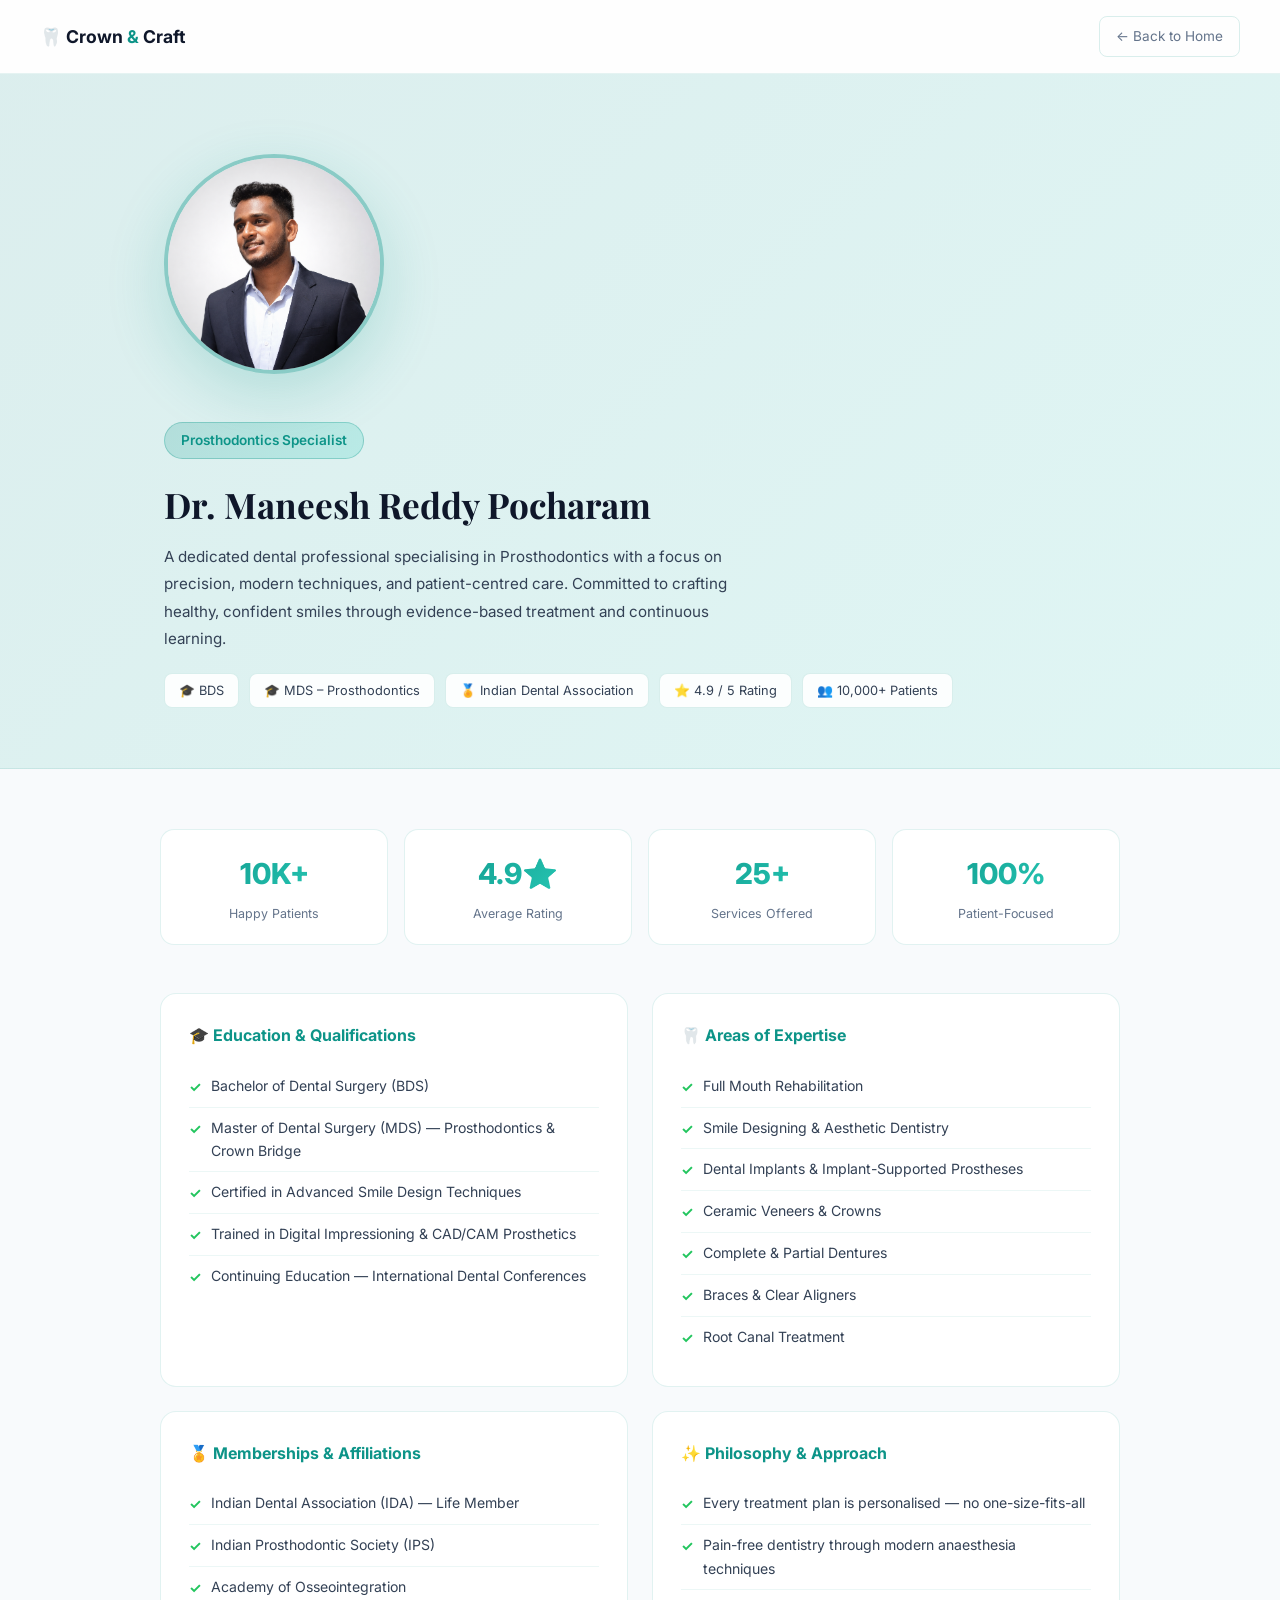
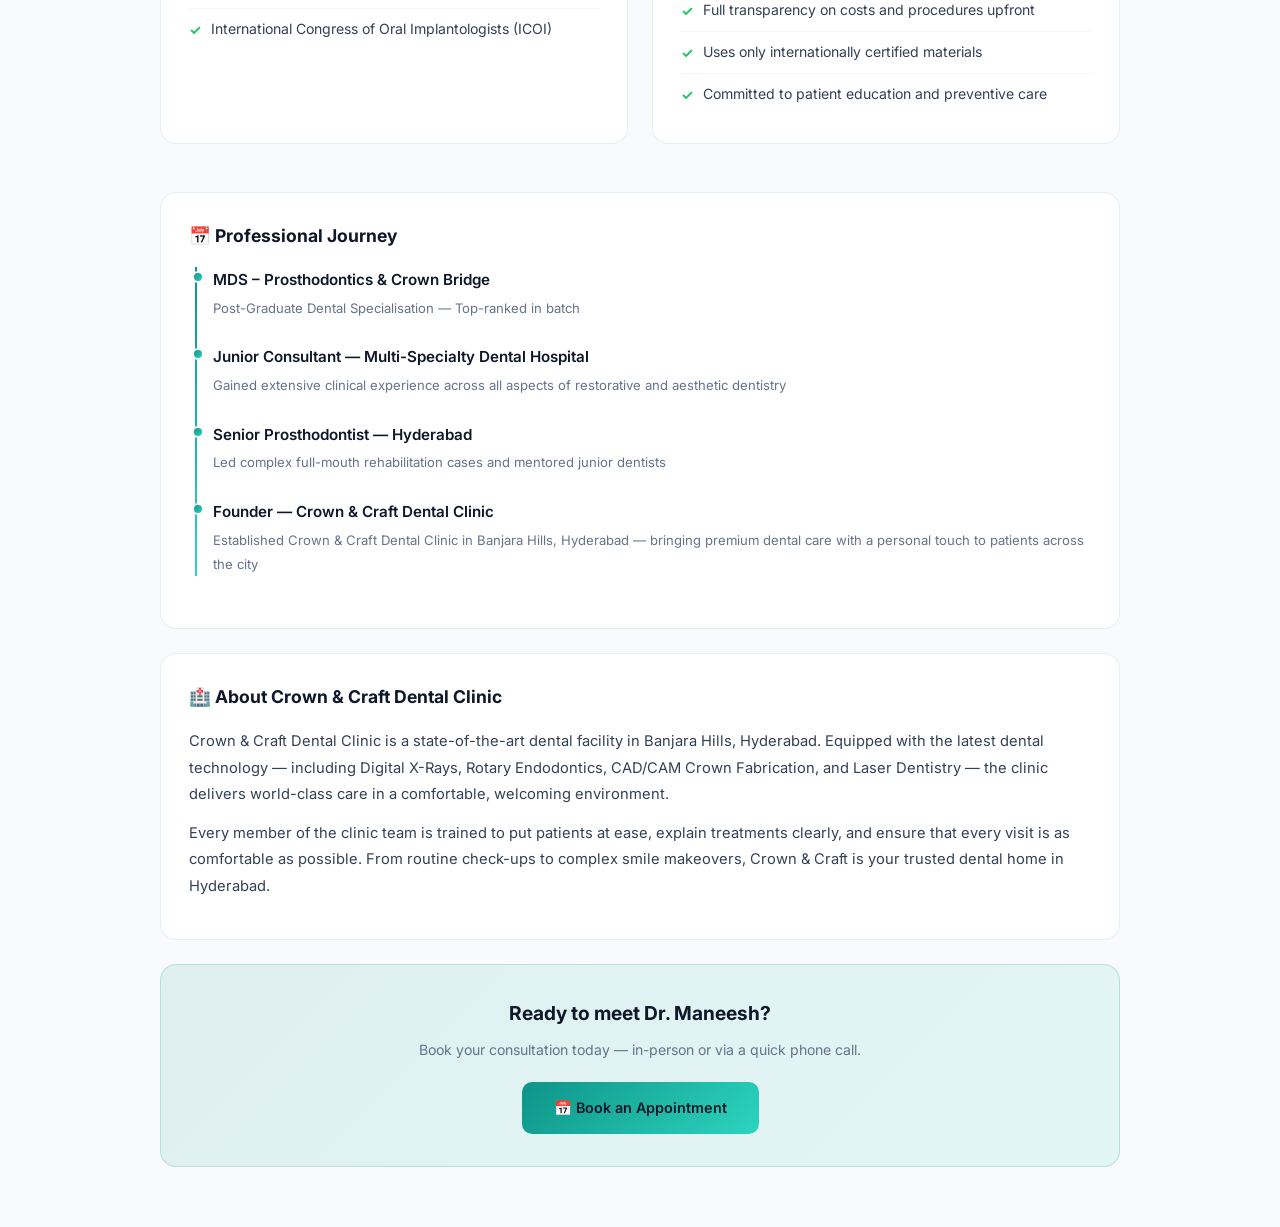
<file: templates/doctor.html>
<!DOCTYPE html>
<html lang="en">
<head>
<meta charset="UTF-8">
<meta name="viewport" content="width=device-width,initial-scale=1.0">
<title>Dr. Maneesh Reddy Pocharam | Crown &amp; Craft Dental Clinic</title>
<meta name="description" content="Meet Dr. Maneesh Reddy Pocharam, BDS MDS Prosthodontics specialist at Crown & Craft Dental Clinic, Hyderabad.">
<link href="https://fonts.googleapis.com/css2?family=Inter:wght@300;400;500;600;700;800&family=Playfair+Display:wght@400;600;700&display=swap" rel="stylesheet">
<link rel="stylesheet" href="/static/css/style.css">
<style>
body{background:#f8fafc;color:#334155;font-family:'Inter',sans-serif}
.page-hero{background:linear-gradient(135deg,rgba(13,148,136,.12),rgba(45,212,191,.12));border-bottom:1px solid rgba(13,148,136,0.10);padding:80px 20px 60px}
.page-hero .container{max-width:1000px;margin:0 auto;display:flex;gap:48px;align-items:center;flex-wrap:wrap}
.doctor-photo{width:220px;height:220px;border-radius:50%;object-fit:cover;border:4px solid rgba(13,148,136,.4);box-shadow:0 20px 60px rgba(13,148,136,.2);flex-shrink:0}
.doctor-intro h1{font-family:'Playfair Display',serif;font-size:2.2rem;color:#0f172a;margin-bottom:8px}
.doctor-intro .title-tag{display:inline-block;padding:6px 16px;background:linear-gradient(135deg,rgba(13,148,136,.2),rgba(45,212,191,.2));border:1px solid rgba(13,148,136,.3);border-radius:20px;font-size:.85rem;color:#0d9488;font-weight:600;margin-bottom:16px}
.doctor-intro p{color:#334155;line-height:1.8;font-size:.95rem;max-width:600px}
.badges{display:flex;flex-wrap:wrap;gap:10px;margin-top:20px}
.badge-item{padding:6px 14px;background: rgba(255,255,255,0.90);border:1px solid rgba(13,148,136,0.15);border-radius:8px;font-size:.8rem;color:#334155}
.content-section{max-width:1000px;margin:0 auto;padding:60px 20px}
.section-grid{display:grid;grid-template-columns:1fr 1fr;gap:24px;margin-bottom:48px}
@media(max-width:680px){.section-grid{grid-template-columns:1fr}.page-hero .container{flex-direction:column;text-align:center}.badges{justify-content:center}.doctor-photo{width:160px;height:160px}}
.info-card{background: rgba(255,255,255,0.90);border:1px solid rgba(13,148,136,0.12);border-radius:16px;padding:28px}
.info-card h3{font-size:1rem;font-weight:700;color:#0d9488;margin-bottom:16px;display:flex;align-items:center;gap:8px}
.info-card ul{list-style:none;padding:0;margin:0}
.info-card ul li{padding:8px 0;border-bottom:1px solid rgba(13,148,136,0.08);font-size:.88rem;color:#334155;display:flex;align-items:flex-start;gap:10px}
.info-card ul li:last-child{border-bottom:none}
.info-card ul li::before{content:'✓';color:#22c55e;font-weight:700;flex-shrink:0;margin-top:1px}
.full-card{background: rgba(255,255,255,0.90);border:1px solid rgba(13,148,136,0.12);border-radius:16px;padding:28px;margin-bottom:24px}
.full-card h3{font-size:1.1rem;font-weight:700;color:#0f172a;margin-bottom:16px}
.full-card p{color:#334155;line-height:1.8;font-size:.92rem;margin-bottom:12px}
.timeline{position:relative;padding-left:24px}
.timeline::before{content:'';position:absolute;left:6px;top:0;bottom:0;width:2px;background:linear-gradient(180deg,#0d9488,#2dd4bf)}
.timeline-item{position:relative;margin-bottom:24px}
.timeline-item::before{content:'';position:absolute;left:-21px;top:4px;width:12px;height:12px;border-radius:50%;background:linear-gradient(135deg,#0d9488,#2dd4bf);border:2px solid #f8fafc}
.timeline-item h4{font-size:.95rem;font-weight:600;color:#0f172a;margin-bottom:4px}
.timeline-item p{font-size:.82rem;color:#64748b}
.stat-row{display:grid;grid-template-columns:repeat(4,1fr);gap:16px;margin-bottom:48px}
@media(max-width:600px){.stat-row{grid-template-columns:repeat(2,1fr)}}
.stat-box{background: rgba(255,255,255,0.90);border:1px solid rgba(13,148,136,0.12);border-radius:14px;padding:20px;text-align:center}
.stat-box .num{font-size:1.8rem;font-weight:800;background:linear-gradient(135deg,#0d9488,#2dd4bf);-webkit-background-clip:text;-webkit-text-fill-color:transparent;background-clip:text}
.stat-box .lbl{font-size:.78rem;color:#64748b;margin-top:4px}
.cta-bar{background:linear-gradient(135deg,rgba(13,148,136,.1),rgba(45,212,191,.1));border:1px solid rgba(13,148,136,.2);border-radius:16px;padding:32px;text-align:center;margin-top:16px}
.cta-bar h3{color:#0f172a;font-size:1.2rem;margin-bottom:8px}
.cta-bar p{color:#64748b;font-size:.88rem;margin-bottom:20px}
.cta-bar a{display:inline-block;padding:14px 32px;background:linear-gradient(135deg,#0d9488,#2dd4bf);color:#0f172a;text-decoration:none;border-radius:10px;font-weight:600;font-size:.9rem;transition:all .3s}
.cta-bar a:hover{transform:translateY(-2px);box-shadow:0 8px 30px rgba(13,148,136,.4)}
.top-nav{display:flex;align-items:center;justify-content:space-between;padding:16px 40px;background: rgba(255,255,255,0.85);border-bottom:1px solid rgba(13,148,136,0.10)}
.top-nav .logo{font-size:1.1rem;font-weight:700;color:#0f172a;text-decoration:none}
.top-nav .logo span{color:#0d9488}
.top-nav a.back{font-size:.85rem;color:#64748b;text-decoration:none;padding:8px 16px;border:1px solid rgba(13,148,136,0.15);border-radius:8px;transition:all .3s}
.top-nav a.back:hover{border-color:#0d9488;color:#0f172a}
</style>
</head>
<body>
<nav class="top-nav">
  <a href="/" class="logo">🦷 Crown <span>&amp;</span> Craft</a>
  <a href="/" class="back">← Back to Home</a>
</nav>

<div class="page-hero">
  <div class="container">
    <img src="/static/images/maneesh.png" alt="Dr. Maneesh Reddy Pocharam" class="doctor-photo">
    <div class="doctor-intro">
      <span class="title-tag">Prosthodontics Specialist</span>
      <h1>Dr. Maneesh Reddy Pocharam</h1>
      <p>A dedicated dental professional specialising in Prosthodontics with a focus on precision, modern techniques, and patient-centred care. Committed to crafting healthy, confident smiles through evidence-based treatment and continuous learning.</p>
      <div class="badges">
        <span class="badge-item">🎓 BDS</span>
        <span class="badge-item">🎓 MDS – Prosthodontics</span>
        <span class="badge-item">🏅 Indian Dental Association</span>
        <span class="badge-item">⭐ 4.9 / 5 Rating</span>
        <span class="badge-item">👥 10,000+ Patients</span>
      </div>
    </div>
  </div>
</div>

<div class="content-section">

  <!-- Stats -->
  <div class="stat-row">
    <div class="stat-box"><div class="num">10K+</div><div class="lbl">Happy Patients</div></div>
    <div class="stat-box"><div class="num">4.9⭐</div><div class="lbl">Average Rating</div></div>
    <div class="stat-box"><div class="num">25+</div><div class="lbl">Services Offered</div></div>
    <div class="stat-box"><div class="num">100%</div><div class="lbl">Patient-Focused</div></div>
  </div>

  <!-- Education & Expertise -->
  <div class="section-grid">
    <div class="info-card">
      <h3>🎓 Education & Qualifications</h3>
      <ul>
        <li>Bachelor of Dental Surgery (BDS)</li>
        <li>Master of Dental Surgery (MDS) — Prosthodontics & Crown Bridge</li>
        <li>Certified in Advanced Smile Design Techniques</li>
        <li>Trained in Digital Impressioning & CAD/CAM Prosthetics</li>
        <li>Continuing Education — International Dental Conferences</li>
      </ul>
    </div>
    <div class="info-card">
      <h3>🦷 Areas of Expertise</h3>
      <ul>
        <li>Full Mouth Rehabilitation</li>
        <li>Smile Designing & Aesthetic Dentistry</li>
        <li>Dental Implants & Implant-Supported Prostheses</li>
        <li>Ceramic Veneers & Crowns</li>
        <li>Complete & Partial Dentures</li>
        <li>Braces & Clear Aligners</li>
        <li>Root Canal Treatment</li>
      </ul>
    </div>
    <div class="info-card">
      <h3>🏅 Memberships & Affiliations</h3>
      <ul>
        <li>Indian Dental Association (IDA) — Life Member</li>
        <li>Indian Prosthodontic Society (IPS)</li>
        <li>Academy of Osseointegration</li>
        <li>International Congress of Oral Implantologists (ICOI)</li>
      </ul>
    </div>
    <div class="info-card">
      <h3>✨ Philosophy & Approach</h3>
      <ul>
        <li>Every treatment plan is personalised — no one-size-fits-all</li>
        <li>Pain-free dentistry through modern anaesthesia techniques</li>
        <li>Full transparency on costs and procedures upfront</li>
        <li>Uses only internationally certified materials</li>
        <li>Committed to patient education and preventive care</li>
      </ul>
    </div>
  </div>

  <!-- Career Timeline -->
  <div class="full-card">
    <h3>📅 Professional Journey</h3>
    <div class="timeline">
      <div class="timeline-item">
        <h4>MDS – Prosthodontics &amp; Crown Bridge</h4>
        <p>Post-Graduate Dental Specialisation — Top-ranked in batch</p>
      </div>
      <div class="timeline-item">
        <h4>Junior Consultant — Multi-Specialty Dental Hospital</h4>
        <p>Gained extensive clinical experience across all aspects of restorative and aesthetic dentistry</p>
      </div>
      <div class="timeline-item">
        <h4>Senior Prosthodontist — Hyderabad</h4>
        <p>Led complex full-mouth rehabilitation cases and mentored junior dentists</p>
      </div>
      <div class="timeline-item">
        <h4>Founder — Crown &amp; Craft Dental Clinic</h4>
        <p>Established Crown &amp; Craft Dental Clinic in Banjara Hills, Hyderabad — bringing premium dental care with a personal touch to patients across the city</p>
      </div>
    </div>
  </div>

  <!-- About the clinic -->
  <div class="full-card">
    <h3>🏥 About Crown &amp; Craft Dental Clinic</h3>
    <p>Crown &amp; Craft Dental Clinic is a state-of-the-art dental facility in Banjara Hills, Hyderabad. Equipped with the latest dental technology — including Digital X-Rays, Rotary Endodontics, CAD/CAM Crown Fabrication, and Laser Dentistry — the clinic delivers world-class care in a comfortable, welcoming environment.</p>
    <p>Every member of the clinic team is trained to put patients at ease, explain treatments clearly, and ensure that every visit is as comfortable as possible. From routine check-ups to complex smile makeovers, Crown &amp; Craft is your trusted dental home in Hyderabad.</p>
  </div>

  <!-- CTA -->
  <div class="cta-bar">
    <h3>Ready to meet Dr. Maneesh?</h3>
    <p>Book your consultation today — in-person or via a quick phone call.</p>
    <a href="/#appointments">📅 Book an Appointment</a>
  </div>

</div>
</body>
</html>
</file>
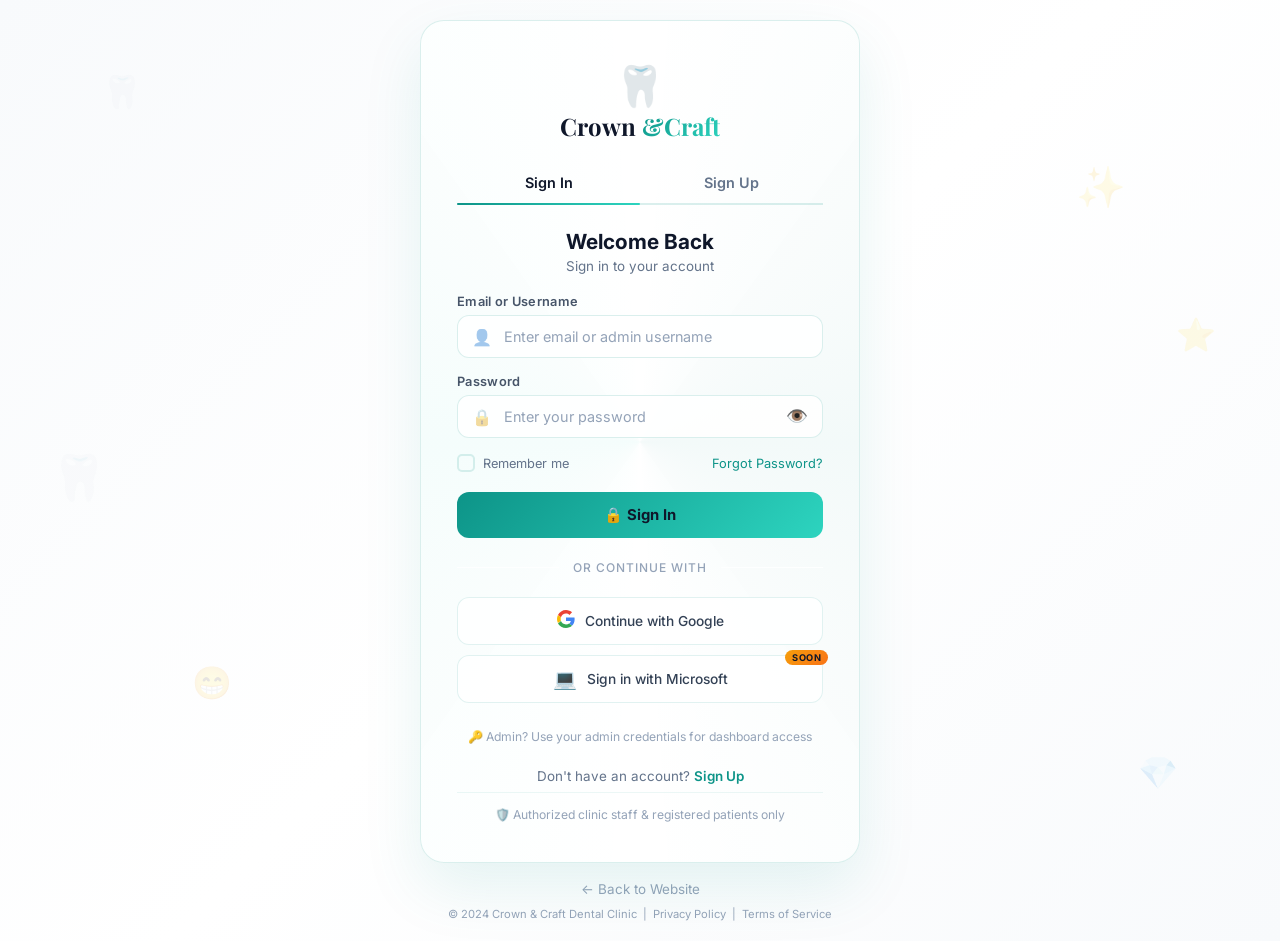
<file: templates/login.html>
<!DOCTYPE html>
<html lang="en">
<head>
<meta charset="UTF-8">
<meta name="viewport" content="width=device-width,initial-scale=1.0">
<title>Login | Crown &amp; Craft Dental Clinic</title>
<link rel="preconnect" href="https://fonts.googleapis.com">
<link rel="preconnect" href="https://fonts.gstatic.com" crossorigin>
<link href="https://fonts.googleapis.com/css2?family=Inter:wght@300;400;500;600;700;800&family=Playfair+Display:wght@600;700&display=swap" rel="stylesheet">
<style>
*,*::before,*::after{box-sizing:border-box;margin:0;padding:0}
body{min-height:100vh;display:flex;align-items:center;justify-content:center;background:linear-gradient(135deg,#f8fafc 0%,#ffffff 50%,#f8fafc 100%);font-family:'Inter',sans-serif;overflow-x:hidden;position:relative}
.bg-el{position:fixed;inset:0;pointer-events:none;z-index:0}
.bf{position:absolute;font-size:2rem;opacity:.12;animation:bfl 8s ease-in-out infinite}
.bf:nth-child(1){top:8%;left:8%}.bf:nth-child(2){top:18%;right:12%;animation-delay:1.5s;font-size:2.5rem}
.bf:nth-child(3){bottom:22%;left:15%;animation-delay:3s}.bf:nth-child(4){bottom:12%;right:8%;animation-delay:4.5s}
.bf:nth-child(5){top:50%;left:4%;animation-delay:2s;font-size:2.8rem}.bf:nth-child(6){top:35%;right:5%;animation-delay:5s}
@keyframes bfl{0%,100%{transform:translateY(0) rotate(0)}25%{transform:translateY(-20px) rotate(5deg)}50%{transform:translateY(-10px) rotate(-3deg)}75%{transform:translateY(-25px) rotate(3deg)}}
.ctr{position:relative;z-index:10;width:100%;max-width:480px;padding:20px;animation:ce .8s cubic-bezier(.16,1,.3,1) forwards;opacity:0;transform:translateY(24px) scale(.95)}
@keyframes ce{to{opacity:1;transform:translateY(0) scale(1)}}
.card{background: rgba(255,255,255,0.90);backdrop-filter:blur(24px);-webkit-backdrop-filter:blur(24px);border-radius:24px;border:1px solid rgba(13,148,136,0.15);padding:40px 36px;box-shadow:0 25px 60px rgba(13,148,136,0.10);position:relative;overflow:hidden}
.card::before{content:'';position:absolute;top:-50%;left:-50%;width:200%;height:200%;background:conic-gradient(from 0deg,transparent,rgba(13,148,136,.05),transparent,rgba(45,212,191,.05),transparent);animation:cg 6s linear infinite;z-index:-1}
@keyframes cg{to{transform:rotate(360deg)}}
.logo{text-align:center;margin-bottom:6px}.logo-i{font-size:2.5rem;display:block;animation:tb 2s ease-in-out infinite}
@keyframes tb{0%,100%{transform:translateY(0)}50%{transform:translateY(-4px)}}
.logo-t{font-family:'Playfair Display',serif;font-size:1.5rem;font-weight:700;color:#0f172a}
.logo-h{background:linear-gradient(135deg,#0d9488,#2dd4bf);-webkit-background-clip:text;-webkit-text-fill-color:transparent;background-clip:text}
.tab-bar{display:flex;position:relative;margin:20px 0 24px;border-bottom: 2px solid rgba(13,148,136,0.15)}
.tab-btn{flex:1;padding:12px 0;background:none;border:none;color:#64748b;font-family:'Inter',sans-serif;font-size:.9rem;font-weight:600;cursor:pointer;transition:color .3s}
.tab-btn.active{color:#0f172a}
.tab-ind{position:absolute;bottom:-2px;left:0;width:50%;height:2px;background:linear-gradient(90deg,#0d9488,#2dd4bf);border-radius:2px;transition:left .35s cubic-bezier(.16,1,.3,1)}
.tp{display:none}.tp.active{display:block;animation:fi .4s ease}
@keyframes fi{from{opacity:0;transform:translateY(10px)}to{opacity:1;transform:translateY(0)}}
.tp h2{text-align:center;font-size:1.3rem;font-weight:700;color:#0f172a;margin-bottom:4px}
.tp .sub{text-align:center;color:#64748b;font-size:.84rem;margin-bottom:20px}
.mb{padding:11px 14px;border-radius:10px;font-size:.83rem;margin-bottom:14px;display:none;text-align:center}
.mb.show{display:block;animation:mf .3s ease}
.me{background:rgba(239,68,68,.12);border:1px solid rgba(239,68,68,.3);color:#fca5a5}
.me.show{animation:mf .3s ease,shk .4s ease}
.ms{background:rgba(34,197,94,.12);border:1px solid rgba(34,197,94,.3);color:#4ade80}
@keyframes mf{from{opacity:0;transform:translateY(-6px)}to{opacity:1;transform:translateY(0)}}
@keyframes shk{0%,100%{transform:translateX(0)}25%{transform:translateX(-8px)}75%{transform:translateX(8px)}}
.fg{margin-bottom:16px}.fg label{display:block;font-size:.8rem;font-weight:600;color:#475569;margin-bottom:6px;letter-spacing:.3px}
.iw{position:relative;display:flex;align-items:center;background: rgba(255,255,255,0.90);border:1px solid rgba(13,148,136,0.15);border-radius:12px;transition:all .3s;overflow:hidden}
.iw:focus-within{border-color:#0d9488;background:rgba(13,148,136,.06);box-shadow:0 0 0 3px rgba(13,148,136,.12)}
.ii{padding:0 0 0 14px;font-size:1rem;opacity:.4;flex-shrink:0;user-select:none;transition:opacity .3s}
.iw:focus-within .ii{opacity:.8}
.iw input{flex:1;padding:12px;background:transparent;border:none;color:#0f172a;font-family:'Inter',sans-serif;font-size:.9rem;outline:none;width:100%}
.iw input::placeholder{color:#94a3b8}
.tpw{background:none;border:none;color:#64748b;cursor:pointer;padding:0 14px;font-size:1.1rem;transition:color .3s;flex-shrink:0}
.tpw:hover{color:#334155}
.fo{display:flex;align-items:center;justify-content:space-between;margin-bottom:20px}
.rm{display:flex;align-items:center;gap:8px;cursor:pointer;font-size:.8rem;color:#64748b}
.rm input{display:none}
.cc{width:18px;height:18px;border-radius:5px;border: 2px solid rgba(13,148,136,0.15);display:flex;align-items:center;justify-content:center;transition:all .3s;flex-shrink:0}
.cc::after{content:'';display:none;width:4px;height:8px;border:solid #fff;border-width:0 2px 2px 0;transform:rotate(45deg) translateY(-1px)}
.rm input:checked+.cc{background:linear-gradient(135deg,#0d9488,#2dd4bf);border-color:transparent}
.rm input:checked+.cc::after{display:block}
.fl{font-size:.8rem;color:#0d9488;cursor:pointer;background:none;border:none;font-family:'Inter',sans-serif;transition:color .3s}
.fl:hover{color:#5eead4;text-decoration:underline}
.btn{width:100%;padding:14px;background:linear-gradient(135deg,#0d9488,#2dd4bf);border:none;border-radius:12px;color:#0f172a;font-size:.93rem;font-weight:700;font-family:'Inter',sans-serif;cursor:pointer;transition:all .3s;position:relative;overflow:hidden}
.btn::before{content:'';position:absolute;inset:0;background:linear-gradient(135deg,#2dd4bf,#0d9488);opacity:0;transition:opacity .3s}
.btn:hover::before{opacity:1}.btn:hover{transform:translateY(-2px);box-shadow:0 8px 30px rgba(13,148,136,.4)}
.btn:disabled{opacity:.7;cursor:not-allowed;transform:none}
.btn span{position:relative;z-index:1;display:flex;align-items:center;justify-content:center;gap:8px}
.btn .bl{display:none}.btn.ld .bt{display:none}.btn.ld .bl{display:flex;align-items:center;gap:8px}
.dv{display:flex;align-items:center;gap:14px;margin:22px 0}
.dv::before,.dv::after{content:'';flex:1;height:1px;background: rgba(255,255,255,0.95)}
.dv span{font-size:.75rem;color:#94a3b8;font-weight:500;text-transform:uppercase;letter-spacing:1px}
.sb{display:flex;flex-direction:column;gap:10px;margin-bottom:18px}
.sbt{width:100%;padding:11px 16px;background: rgba(255,255,255,0.90);border:1px solid rgba(13,148,136,0.12);border-radius:12px;color:#334155;font-family:'Inter',sans-serif;font-size:.86rem;font-weight:500;cursor:pointer;transition:all .3s;display:flex;align-items:center;justify-content:center;gap:10px;position:relative}
.sbt:hover{background: rgba(255,255,255,0.95);border-color:#94a3b8;color:#0f172a}
.sbt .si{font-size:1.2rem}
.sbt .bs{position:absolute;top:-6px;right:-6px;background:linear-gradient(135deg,#f59e0b,#f97316);color:#0f172a;font-size:.58rem;font-weight:700;padding:2px 7px;border-radius:8px;text-transform:uppercase;letter-spacing:.5px}
.ah{text-align:center;font-size:.76rem;color:#94a3b8;margin-bottom:6px;padding:8px 0}
.sw{text-align:center;font-size:.84rem;color:#64748b;margin-top:16px}
.sw a{color:#0d9488;cursor:pointer;text-decoration:none;font-weight:600;transition:color .3s}
.sw a:hover{color:#5eead4;text-decoration:underline}
.str-bar{height:4px;background: rgba(255,255,255,0.95);border-radius:4px;margin-top:8px;overflow:hidden}
.str-fill{height:100%;width:0;border-radius:4px;transition:width .3s,background .3s}
.str-lbl{font-size:.7rem;float:right;margin-top:4px;color:#64748b}
.terms{display:flex;align-items:flex-start;gap:8px;margin-bottom:20px}
.terms input[type=checkbox]{display:none}
.terms label{display:flex;align-items:flex-start;gap:8px;cursor:pointer;font-size:.8rem;color:#64748b;line-height:1.4;user-select:none}
.terms a{color:#0d9488;text-decoration:none;pointer-events:auto;position:relative;z-index:1}.terms a:hover{text-decoration:underline}
.terms input[type=checkbox]:checked+.cc{background:linear-gradient(135deg,#0d9488,#2dd4bf);border-color:transparent}
.terms input[type=checkbox]:checked+.cc::after{display:block}
.sn{text-align:center;font-size:.76rem;color:#94a3b8;padding:14px 0 0;border-top:1px solid rgba(13,148,136,0.08);margin-top:8px}
.bl-link{display:block;text-align:center;margin-top:18px;color:#94a3b8;text-decoration:none;font-size:.84rem;transition:all .3s}
.bl-link:hover{color:#0d9488;transform:translateX(-4px)}
.lf{text-align:center;margin-top:10px}.lf p{font-size:.7rem;color:#94a3b8}
.lf a{color:#94a3b8;transition:color .3s;text-decoration:none}.lf a:hover{color:#0d9488}
.mo{display:none;position:fixed;inset:0;background:rgba(0,0,0,.6);backdrop-filter:blur(8px);-webkit-backdrop-filter:blur(8px);z-index:100;align-items:center;justify-content:center;padding:20px}
.mo.show{display:flex;animation:mofi .3s ease}
@keyframes mofi{from{opacity:0}to{opacity:1}}
.mc{background: rgba(255,255,255,0.95);backdrop-filter:blur(24px);-webkit-backdrop-filter:blur(24px);border:1px solid rgba(13,148,136,0.15);border-radius:20px;padding:32px;max-width:400px;width:100%;position:relative;animation:mcsu .4s cubic-bezier(.16,1,.3,1);box-shadow: 0 25px 60px rgba(13,148,136,0.15)}
@keyframes mcsu{from{opacity:0;transform:translateY(20px)}to{opacity:1;transform:translateY(0)}}
.mx{position:absolute;top:12px;right:12px;background: rgba(255,255,255,0.92);border:1px solid rgba(13,148,136,0.15);border-radius:8px;width:30px;height:30px;display:flex;align-items:center;justify-content:center;color:#64748b;cursor:pointer;font-size:1rem;transition:all .2s}
.mx:hover{background:rgba(239,68,68,.15);color:#f87171}
.mi{text-align:center;font-size:2.2rem;margin-bottom:12px}
.mt{text-align:center;font-size:1.1rem;font-weight:700;color:#0f172a;margin-bottom:6px}
.mtx{text-align:center;font-size:.84rem;color:#64748b;line-height:1.5;margin-bottom:20px}
.mci{background: rgba(255,255,255,0.90);border:1px solid rgba(13,148,136,0.12);border-radius:12px;padding:14px}
.mci-i{display:flex;align-items:center;gap:10px;padding:7px 0;font-size:.85rem}
.mci-i:not(:last-child){border-bottom:1px solid rgba(13,148,136,0.08)}
.mci-i .ic{font-size:1.1rem;width:22px;text-align:center}
.mci-i .lb{color:#64748b;font-size:.75rem}
.mci-i .vl{color:#0f172a;font-weight:500}
.mb-btn{width:100%;padding:12px;background:linear-gradient(135deg,#0d9488,#2dd4bf);border:none;border-radius:10px;color:#0f172a;font-family:'Inter',sans-serif;font-size:.88rem;font-weight:600;cursor:pointer;margin-top:18px;transition:all .3s}
.mb-btn:hover{transform:translateY(-2px);box-shadow:0 6px 20px rgba(13,148,136,.35)}
.toast{position:fixed;bottom:30px;left:50%;transform:translateX(-50%) translateY(100px);background: rgba(255,255,255,0.95);backdrop-filter:blur(16px);-webkit-backdrop-filter:blur(16px);border:1px solid rgba(13,148,136,0.15);border-radius:12px;padding:12px 24px;font-size:.84rem;color:#1e293b;z-index:200;opacity:0;transition:all .4s cubic-bezier(.16,1,.3,1);box-shadow: 0 10px 40px rgba(13,148,136,0.15);white-space:nowrap}
.toast.show{opacity:1;transform:translateX(-50%) translateY(0)}
@media(max-width:480px){.card{padding:28px 20px}.fo{flex-direction:column;gap:10px;align-items:flex-start}}
</style>
</head>
<body>
<div class="bg-el"><div class="bf">&#129463;</div><div class="bf">&#10024;</div><div class="bf">&#128513;</div><div class="bf">&#128142;</div><div class="bf">&#129463;</div><div class="bf">&#11088;</div></div>

<!-- Forgot Password Modal -->
<div class="mo" id="fmod">
<div class="mc">
<button class="mx" id="fmx">&#10005;</button>
<div class="mi">&#128273;</div>
<h3 class="mt">Forgot Your Password?</h3>
<p class="mtx" id="fp-sub">Enter your registered email and we will send you a reset link instantly.</p>
<div id="fp-form-wrap">
  <div class="fg" style="margin: 16px 0 12px">
    <div class="iw" style="background: rgba(255,255,255,0.92);border:1px solid rgba(13,148,136,0.18);border-radius:10px;display:flex;align-items:center;padding:0 12px">
      <span style="font-size:1rem;margin-right:8px">&#9993;&#65039;</span>
      <input type="email" id="fp-email" placeholder="your@email.com"
        style="flex:1;padding:12px 0;background:transparent;border:none;color:#0f172a;font-family:inherit;font-size:.9rem;outline:none">
    </div>
  </div>
  <div id="fp-msg" style="font-size:.82rem;padding:8px 12px;border-radius:8px;margin-bottom:12px;display:none"></div>
  <button class="mb-btn" id="fp-send-btn" onclick="sendResetLink()">&#128233; Send Reset Link</button>
</div>
<div id="fp-success-wrap" style="display:none;text-align:center;padding:8px 0">
  <div style="font-size:2.5rem;margin-bottom:10px">&#9989;</div>
  <p style="color:#4ade80;font-size:.9rem;font-weight:600;margin-bottom:6px">Reset link sent!</p>
  <p style="color:#64748b;font-size:.82rem">Check your inbox (and spam folder). The link expires in 30 minutes.</p>
  <button class="mb-btn" id="fmok" style="margin-top:16px">Done</button>
</div>
</div>
</div>

<div class="toast" id="toast"></div>

<div class="ctr">
<div class="card">
<!-- Logo -->
<div class="logo"><span class="logo-i">&#129463;</span><span class="logo-t">Crown <span class="logo-h">&amp;Craft</span></span></div>

<!-- Tab Bar -->
<div class="tab-bar">
<button class="tab-btn active" data-tab="signin">Sign In</button>
<button class="tab-btn" data-tab="signup">Sign Up</button>
<div class="tab-ind" id="tab-ind"></div>
</div>

<!-- ==================== SIGN IN PANEL ==================== -->
<div class="tp active" id="panel-signin">
<h2>Welcome Back</h2>
<p class="sub">Sign in to your account</p>
<div class="mb me" id="si-err"></div>
<div class="mb ms" id="si-ok">&#9989; Login successful! Redirecting...</div>
<form id="si-form">
<div class="fg"><label>Email or Username</label>
<div class="iw"><span class="ii">&#128100;</span><input type="text" id="si-email" placeholder="Enter email or admin username" required autocomplete="username"></div></div>
<div class="fg"><label>Password</label>
<div class="iw"><span class="ii">&#128274;</span><input type="password" id="si-pw" placeholder="Enter your password" required autocomplete="current-password"><button type="button" class="tpw" data-target="si-pw">&#128065;&#65039;</button></div></div>
<div class="fo">
<label class="rm"><input type="checkbox" id="si-rem"><span class="cc"></span>Remember me</label>
<button type="button" class="fl" id="forgot-btn">Forgot Password?</button>
</div>
<button type="submit" class="btn" id="si-btn"><span class="bt">&#128274; Sign In</span><span class="bl"><svg viewBox="0 0 24 24" width="18" height="18"><circle cx="12" cy="12" r="10" fill="none" stroke="currentColor" stroke-width="3" stroke-dasharray="32" stroke-linecap="round"><animateTransform attributeName="transform" type="rotate" from="0 12 12" to="360 12 12" dur=".8s" repeatCount="indefinite"/></circle></svg> Signing in...</span></button>
</form>
<div class="dv"><span>or continue with</span></div>
<div class="sb">
<a class="sbt" id="btn-g" href="/auth/google" style="text-decoration:none"><span class="si"><svg width="18" height="18" viewBox="0 0 48 48"><path fill="#EA4335" d="M24 9.5c3.54 0 6.71 1.22 9.21 3.6l6.85-6.85C35.9 2.38 30.47 0 24 0 14.62 0 6.51 5.38 2.56 13.22l7.98 6.19C12.43 13.08 17.74 9.5 24 9.5z"/><path fill="#4285F4" d="M46.98 24.55c0-1.57-.15-3.09-.38-4.55H24v9.02h12.94c-.58 2.96-2.26 5.48-4.78 7.18l7.73 6c4.51-4.18 7.09-10.36 7.09-17.65z"/><path fill="#FBBC05" d="M10.53 28.59c-.48-1.45-.76-2.99-.76-4.59s.27-3.14.76-4.59l-7.98-6.19C.92 16.46 0 20.12 0 24c0 3.88.92 7.54 2.56 10.78l7.97-6.19z"/><path fill="#34A853" d="M24 48c6.48 0 11.93-2.13 15.89-5.81l-7.73-6c-2.18 1.48-4.97 2.31-8.16 2.31-6.26 0-11.57-3.59-13.46-8.91l-7.98 6.19C6.51 42.62 14.62 48 24 48z"/></svg></span>Continue with Google</a>
<button class="sbt" id="btn-ms" type="button"><span class="si">&#128187;</span>Sign in with Microsoft<span class="bs">Soon</span></button>
</div>
<div class="ah">&#128273; Admin? Use your admin credentials for dashboard access</div>
<div class="sw">Don't have an account? <a href="#" id="to-su">Sign Up</a></div>
</div>

<!-- ==================== SIGN UP PANEL ==================== -->
<div class="tp" id="panel-signup">
<h2>Create Account</h2>
<p class="sub">Join Crown &amp; Craft Dental Clinic</p>
<div class="mb me" id="su-err"></div>
<div class="mb ms" id="su-ok"></div>
<form id="su-form">
<div class="fg"><label>Full Name</label>
<div class="iw"><span class="ii">&#128100;</span><input type="text" id="su-name" placeholder="Enter your full name" required></div></div>
<div class="fg"><label>Email Address</label>
<div class="iw"><span class="ii">&#9993;&#65039;</span><input type="email" id="su-email" placeholder="Enter your email" required></div></div>
<div class="fg"><label>Phone Number <span style="opacity:.5">(Optional)</span></label>
<div class="iw"><span class="ii">&#128222;</span><input type="tel" id="su-phone" placeholder="+91 99493 35358"></div></div>
<div class="fg"><label>Password</label>
<div class="iw"><span class="ii">&#128274;</span><input type="password" id="su-pw" placeholder="Min 6 characters" required><button type="button" class="tpw" data-target="su-pw">&#128065;&#65039;</button></div>
<div class="str-bar"><div class="str-fill" id="str-fill"></div></div>
<span class="str-lbl" id="str-lbl"></span>
</div>
<div class="fg"><label>Confirm Password</label>
<div class="iw"><span class="ii">&#128274;</span><input type="password" id="su-cpw" placeholder="Re-enter password" required></div></div>
<div class="terms"><label><input type="checkbox" id="su-terms"><span class="cc"></span>I agree to the <a href="#">Terms of Service</a> &amp; <a href="#">Privacy Policy</a></label></div>
<button type="submit" class="btn" id="su-btn"><span class="bt">&#128100; Create Account</span><span class="bl"><svg viewBox="0 0 24 24" width="18" height="18"><circle cx="12" cy="12" r="10" fill="none" stroke="currentColor" stroke-width="3" stroke-dasharray="32" stroke-linecap="round"><animateTransform attributeName="transform" type="rotate" from="0 12 12" to="360 12 12" dur=".8s" repeatCount="indefinite"/></circle></svg> Creating account...</span></button>
</form>
<div class="sw">Already have an account? <a href="#" id="to-si">Sign In</a></div>
</div>

<div class="sn">&#128737;&#65039; Authorized clinic staff &amp; registered patients only</div>
</div>
<a href="/" class="bl-link">&#8592; Back to Website</a>
<div class="lf"><p>&copy; 2024 Crown &amp; Craft Dental Clinic &nbsp;|&nbsp; <a href="#">Privacy Policy</a> &nbsp;|&nbsp; <a href="#">Terms of Service</a></p></div>
</div>

<script>
// ==================== TAB SWITCHING ====================
const tabBtns = document.querySelectorAll('.tab-btn');
const tabInd = document.getElementById('tab-ind');
const panels = document.querySelectorAll('.tp');

function switchTab(name) {
    tabBtns.forEach(b => b.classList.toggle('active', b.dataset.tab === name));
    tabInd.style.left = name === 'signin' ? '0%' : '50%';
    panels.forEach(p => p.classList.remove('active'));
    document.getElementById('panel-' + name).classList.add('active');
    // Clear messages
    document.querySelectorAll('.mb').forEach(m => m.classList.remove('show'));
}

tabBtns.forEach(b => b.addEventListener('click', () => switchTab(b.dataset.tab)));
document.getElementById('to-su').addEventListener('click', e => { e.preventDefault(); switchTab('signup'); });
document.getElementById('to-si').addEventListener('click', e => { e.preventDefault(); switchTab('signin'); });

// ==================== PASSWORD TOGGLE ====================
document.querySelectorAll('.tpw').forEach(btn => {
    btn.addEventListener('click', () => {
        const inp = document.getElementById(btn.dataset.target);
        const vis = inp.type === 'text';
        inp.type = vis ? 'password' : 'text';
        btn.innerHTML = vis ? '&#128065;&#65039;' : '&#128584;';
    });
});

// ==================== PASSWORD STRENGTH ====================
const suPw = document.getElementById('su-pw');
const strFill = document.getElementById('str-fill');
const strLbl = document.getElementById('str-lbl');

suPw.addEventListener('input', () => {
    const v = suPw.value;
    let score = 0;
    if (v.length >= 6) score += 25;
    if (v.length >= 10) score += 25;
    if (/[A-Z]/.test(v)) score += 25;
    if (/[0-9!@#$%^&*]/.test(v)) score += 25;

    strFill.style.width = score + '%';
    if (score <= 25) { strFill.style.background = '#ef4444'; strLbl.textContent = 'Weak'; strLbl.style.color = '#ef4444'; }
    else if (score <= 50) { strFill.style.background = '#f97316'; strLbl.textContent = 'Fair'; strLbl.style.color = '#f97316'; }
    else if (score <= 75) { strFill.style.background = '#eab308'; strLbl.textContent = 'Good'; strLbl.style.color = '#eab308'; }
    else { strFill.style.background = '#22c55e'; strLbl.textContent = 'Strong'; strLbl.style.color = '#22c55e'; }
    if (!v) { strFill.style.width = '0'; strLbl.textContent = ''; }
});

// ==================== SIGN IN ====================
document.getElementById('si-form').addEventListener('submit', async function(e) {
    e.preventDefault();
    const errDiv = document.getElementById('si-err');
    const okDiv = document.getElementById('si-ok');
    const btn = document.getElementById('si-btn');
    const email = document.getElementById('si-email').value.trim();
    const pw = document.getElementById('si-pw').value;

    errDiv.classList.remove('show'); okDiv.classList.remove('show');
    if (!email) { errDiv.textContent = 'Please enter your email or username.'; errDiv.classList.add('show'); return; }
    if (!pw) { errDiv.textContent = 'Please enter your password.'; errDiv.classList.add('show'); return; }

    btn.classList.add('ld'); btn.disabled = true;
    try {
        const res = await fetch('/api/login', { method: 'POST', headers: {'Content-Type': 'application/json'}, body: JSON.stringify({username: email, password: pw}) });
        const data = await res.json();
        if (data.success) {
            okDiv.textContent = '\u2705 ' + data.message;
            okDiv.classList.add('show');
            setTimeout(() => { window.location.href = data.redirect_url || '/'; }, 1200);
        } else {
            errDiv.textContent = data.message || 'Invalid credentials.';
            errDiv.classList.add('show');
            btn.classList.remove('ld'); btn.disabled = false;
        }
    } catch (err) {
        errDiv.textContent = 'Connection error. Please try again.';
        errDiv.classList.add('show');
        btn.classList.remove('ld'); btn.disabled = false;
    }
});

// ==================== SIGN UP ====================
document.getElementById('su-form').addEventListener('submit', async function(e) {
    e.preventDefault();
    const errDiv = document.getElementById('su-err');
    const okDiv = document.getElementById('su-ok');
    const btn = document.getElementById('su-btn');
    const name = document.getElementById('su-name').value.trim();
    const email = document.getElementById('su-email').value.trim();
    const phone = document.getElementById('su-phone').value.trim();
    const pw = document.getElementById('su-pw').value;
    const cpw = document.getElementById('su-cpw').value;
    const terms = document.getElementById('su-terms').checked;

    errDiv.classList.remove('show'); okDiv.classList.remove('show');
    if (!name || name.length < 2) { errDiv.textContent = 'Name must be at least 2 characters.'; errDiv.classList.add('show'); return; }
    if (!email || !/^[^\s@]+@[^\s@]+\.[^\s@]+$/.test(email)) { errDiv.textContent = 'Please enter a valid email.'; errDiv.classList.add('show'); return; }
    if (pw.length < 6) { errDiv.textContent = 'Password must be at least 6 characters.'; errDiv.classList.add('show'); return; }
    if (pw !== cpw) { errDiv.textContent = 'Passwords do not match.'; errDiv.classList.add('show'); return; }
    if (!terms) { errDiv.textContent = 'Please agree to the Terms of Service & Privacy Policy.'; errDiv.classList.add('show'); return; }

    btn.classList.add('ld'); btn.disabled = true;
    try {
        const res = await fetch('/api/register', { method: 'POST', headers: {'Content-Type': 'application/json'}, body: JSON.stringify({name, email, phone, password: pw, confirm_password: cpw}) });
        const data = await res.json();
        if (data.success) {
            okDiv.textContent = '\u2705 ' + data.message;
            okDiv.classList.add('show');
            document.getElementById('su-form').reset();
            strFill.style.width = '0'; strLbl.textContent = '';
            setTimeout(() => switchTab('signin'), 1500);
        } else {
            errDiv.textContent = data.message;
            errDiv.classList.add('show');
        }
        btn.classList.remove('ld'); btn.disabled = false;
    } catch (err) {
        errDiv.textContent = 'Connection error. Please try again.';
        errDiv.classList.add('show');
        btn.classList.remove('ld'); btn.disabled = false;
    }
});

// ==================== SHOW GOOGLE AUTH ERRORS FROM URL ====================
const urlParams = new URLSearchParams(window.location.search);
const gErr = urlParams.get('error');
if (gErr) {
    const errMap = {
        'google_not_configured': '❌ Google login is not configured on the server.',
        'google_cancelled':      '❌ Google login was cancelled.',
        'google_token_failed':   '❌ Google token failed — check GOOGLE_CLIENT_SECRET in Vercel.',
        'google_timeout':        '❌ Google login timed out. Try again.',
        'google_network_error':  '❌ Network error during Google login.',
        'google_server_error':   '❌ Server error during Google login.',
        'google_no_email':       '❌ Could not get your email from Google.',
    };
    const errDiv = document.getElementById('si-err');
    errDiv.textContent = errMap[gErr] || ('❌ Google error: ' + gErr);
    errDiv.classList.add('show');
}

// ==================== SOCIAL BUTTONS ====================
// REMOVED: document.getElementById('btn-g').addEventListener('click', () => showToast('\ud83d\udea7 Google Sign-In \u2014 Coming Soon!'));
document.getElementById('btn-ms').addEventListener('click', () => showToast('\ud83d\udea7 Microsoft Sign-In \u2014 Coming Soon!'));

function showToast(msg) {
    const t = document.getElementById('toast');
    t.textContent = msg; t.classList.add('show');
    setTimeout(() => t.classList.remove('show'), 3000);
}

// ==================== FORGOT PASSWORD MODAL ====================
function openForgotModal() {
    document.getElementById('fmod').classList.add('show');
    document.getElementById('fp-email').value = '';
    document.getElementById('fp-msg').style.display = 'none';
    document.getElementById('fp-form-wrap').style.display = 'block';
    document.getElementById('fp-success-wrap').style.display = 'none';
    document.getElementById('fp-send-btn').disabled = false;
    document.getElementById('fp-send-btn').textContent = '📩 Send Reset Link';
}
function closeForgotModal() { document.getElementById('fmod').classList.remove('show'); }
document.getElementById('forgot-btn').addEventListener('click', openForgotModal);
document.getElementById('fmx').addEventListener('click', closeForgotModal);
document.getElementById('fmod').addEventListener('click', e => { if (e.target.id === 'fmod') closeForgotModal(); });
async function sendResetLink() {
    const email = document.getElementById('fp-email').value.trim();
    const msg   = document.getElementById('fp-msg');
    const btn   = document.getElementById('fp-send-btn');
    msg.style.display = 'none';
    if (!email || !email.includes('@')) {
        msg.textContent = 'Please enter a valid email address.';
        msg.style.background = 'rgba(239,68,68,.12)';
        msg.style.color = '#fca5a5';
        msg.style.border = '1px solid rgba(239,68,68,.25)';
        msg.style.display = 'block'; return;
    }
    btn.disabled = true; btn.textContent = 'Sending…';
    try {
        const res  = await fetch('/api/forgot-password', {
            method: 'POST', headers: { 'Content-Type': 'application/json' },
            body: JSON.stringify({ email })
        });
        const data = await res.json();
        if (data.success) {
            document.getElementById('fp-form-wrap').style.display = 'none';
            document.getElementById('fp-success-wrap').style.display = 'block';
            document.getElementById('fmok').addEventListener('click', closeForgotModal);
        } else {
            msg.textContent = data.message || 'Something went wrong. Please try again.';
            msg.style.background = 'rgba(239,68,68,.12)';
            msg.style.color = '#fca5a5';
            msg.style.border = '1px solid rgba(239,68,68,.25)';
            msg.style.display = 'block';
            btn.disabled = false; btn.textContent = '📩 Send Reset Link';
        }
    } catch {
        msg.textContent = 'Connection error. Please try again.';
        msg.style.background = 'rgba(239,68,68,.12)';
        msg.style.color = '#fca5a5';
        msg.style.border = '1px solid rgba(239,68,68,.25)';
        msg.style.display = 'block';
        btn.disabled = false; btn.textContent = '📩 Send Reset Link';
    }
}
</script>
</body>
</html>
</file>
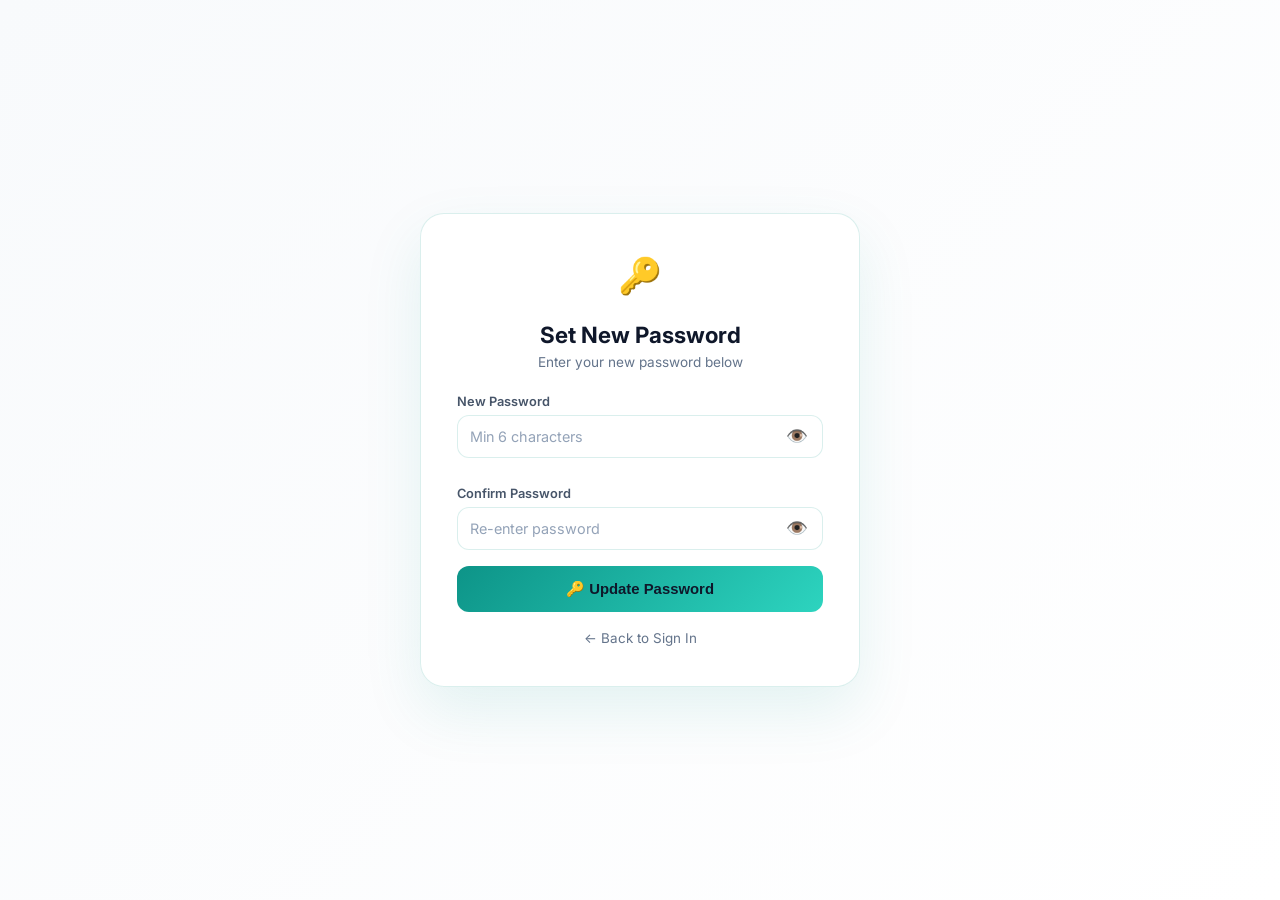
<file: templates/reset_password.html>
<!DOCTYPE html>
<html lang="en">
<head>
<meta charset="UTF-8">
<meta name="viewport" content="width=device-width,initial-scale=1.0">
<title>Reset Password | Crown &amp; Craft Dental Clinic</title>
<link href="https://fonts.googleapis.com/css2?family=Inter:wght@400;500;600;700;800&display=swap" rel="stylesheet">
<style>
*,*::before,*::after{box-sizing:border-box;margin:0;padding:0}
body{min-height:100vh;display:flex;align-items:center;justify-content:center;background:linear-gradient(135deg,#f8fafc,#ffffff);font-family:'Inter',sans-serif;padding:20px}
.card{background: rgba(255,255,255,0.90);backdrop-filter:blur(24px);border:1px solid rgba(13,148,136,0.15);border-radius:24px;padding:40px 36px;width:100%;max-width:440px;box-shadow:0 25px 60px rgba(13,148,136,0.10)}
.logo{text-align:center;margin-bottom:24px;font-size:2.2rem}
h2{text-align:center;color:#0f172a;font-size:1.4rem;margin-bottom:6px}
.sub{text-align:center;color:#64748b;font-size:.85rem;margin-bottom:24px}
.fg{margin-bottom:16px}
.fg label{display:block;font-size:.8rem;font-weight:600;color:#475569;margin-bottom:6px}
.iw{display:flex;align-items:center;background: rgba(255,255,255,0.90);border:1px solid rgba(13,148,136,0.15);border-radius:12px;overflow:hidden;transition:all .3s}
.iw:focus-within{border-color:#0d9488;box-shadow:0 0 0 3px rgba(13,148,136,.12)}
.iw input{flex:1;padding:12px;background:transparent;border:none;color:#0f172a;font-family:'Inter',sans-serif;font-size:.9rem;outline:none}
.iw input::placeholder{color:#94a3b8}
.tpw{background:none;border:none;color:#64748b;cursor:pointer;padding:0 14px;font-size:1.1rem}
.msg{padding:11px 14px;border-radius:10px;font-size:.84rem;margin-bottom:16px;display:none;text-align:center}
.msg.show{display:block}
.err{background:rgba(239,68,68,.12);border:1px solid rgba(239,68,68,.3);color:#fca5a5}
.ok{background:rgba(34,197,94,.12);border:1px solid rgba(34,197,94,.3);color:#4ade80}
.btn{width:100%;padding:14px;background:linear-gradient(135deg,#0d9488,#2dd4bf);border:none;border-radius:12px;color:#0f172a;font-size:.93rem;font-weight:700;cursor:pointer;transition:all .3s}
.btn:hover{transform:translateY(-2px);box-shadow:0 8px 30px rgba(13,148,136,.4)}
.btn:disabled{opacity:.7;cursor:not-allowed;transform:none}
.back{display:block;text-align:center;margin-top:18px;color:#64748b;text-decoration:none;font-size:.84rem}
.back:hover{color:#0d9488}
.str-bar{height:4px;background: rgba(255,255,255,0.95);border-radius:4px;margin-top:8px;overflow:hidden}
.str-fill{height:100%;width:0;border-radius:4px;transition:width .3s,background .3s}
</style>
</head>
<body>
<div class="card">
  <div class="logo">🔑</div>
  <h2>Set New Password</h2>
  <p class="sub">Enter your new password below</p>

  <div class="msg err" id="err-msg"></div>
  <div class="msg ok"  id="ok-msg"></div>

  <form id="reset-form">
    <input type="hidden" id="reset-token" value="{{ token }}">
    <div class="fg">
      <label>New Password</label>
      <div class="iw">
        <input type="password" id="pw" placeholder="Min 6 characters" required>
        <button type="button" class="tpw" data-t="pw">👁️</button>
      </div>
      <div class="str-bar"><div class="str-fill" id="str-fill"></div></div>
    </div>
    <div class="fg">
      <label>Confirm Password</label>
      <div class="iw">
        <input type="password" id="cpw" placeholder="Re-enter password" required>
        <button type="button" class="tpw" data-t="cpw">👁️</button>
      </div>
    </div>
    <button type="submit" class="btn" id="submit-btn">🔑 Update Password</button>
  </form>
  <a href="/login" class="back">← Back to Sign In</a>
</div>

<script>
document.querySelectorAll('.tpw').forEach(btn => {
  btn.addEventListener('click', () => {
    const inp = document.getElementById(btn.dataset.t);
    inp.type = inp.type === 'text' ? 'password' : 'text';
    btn.textContent = inp.type === 'text' ? '🙈' : '👁️';
  });
});

document.getElementById('pw').addEventListener('input', function() {
  const v = this.value; let s = 0;
  if (v.length >= 6) s += 25; if (v.length >= 10) s += 25;
  if (/[A-Z]/.test(v)) s += 25; if (/[0-9!@#$%]/.test(v)) s += 25;
  const fill = document.getElementById('str-fill');
  fill.style.width = s + '%';
  fill.style.background = s <= 25 ? '#ef4444' : s <= 50 ? '#f97316' : s <= 75 ? '#eab308' : '#22c55e';
});

document.getElementById('reset-form').addEventListener('submit', async function(e) {
  e.preventDefault();
  const err = document.getElementById('err-msg');
  const ok  = document.getElementById('ok-msg');
  const btn = document.getElementById('submit-btn');
  err.classList.remove('show'); ok.classList.remove('show');

  const token   = document.getElementById('reset-token').value;
  const pw      = document.getElementById('pw').value;
  const cpw     = document.getElementById('cpw').value;

  if (!token) { err.textContent = 'Invalid or missing reset token.'; err.classList.add('show'); return; }
  if (pw.length < 6) { err.textContent = 'Password must be at least 6 characters.'; err.classList.add('show'); return; }
  if (pw !== cpw)    { err.textContent = 'Passwords do not match.'; err.classList.add('show'); return; }

  btn.disabled = true; btn.textContent = 'Updating...';
  try {
    const res  = await fetch('/api/reset-password', {
      method: 'POST', headers: {'Content-Type':'application/json'},
      body: JSON.stringify({token, password: pw, confirm_password: cpw})
    });
    const data = await res.json();
    if (data.success) {
      ok.textContent = '✅ ' + data.message;
      ok.classList.add('show');
      setTimeout(() => window.location.href = '/login', 2000);
    } else {
      err.textContent = data.message || 'Something went wrong.';
      err.classList.add('show');
      btn.disabled = false; btn.textContent = '🔑 Update Password';
    }
  } catch {
    err.textContent = 'Connection error. Please try again.';
    err.classList.add('show');
    btn.disabled = false; btn.textContent = '🔑 Update Password';
  }
});
</script>
</body>
</html>
</file>
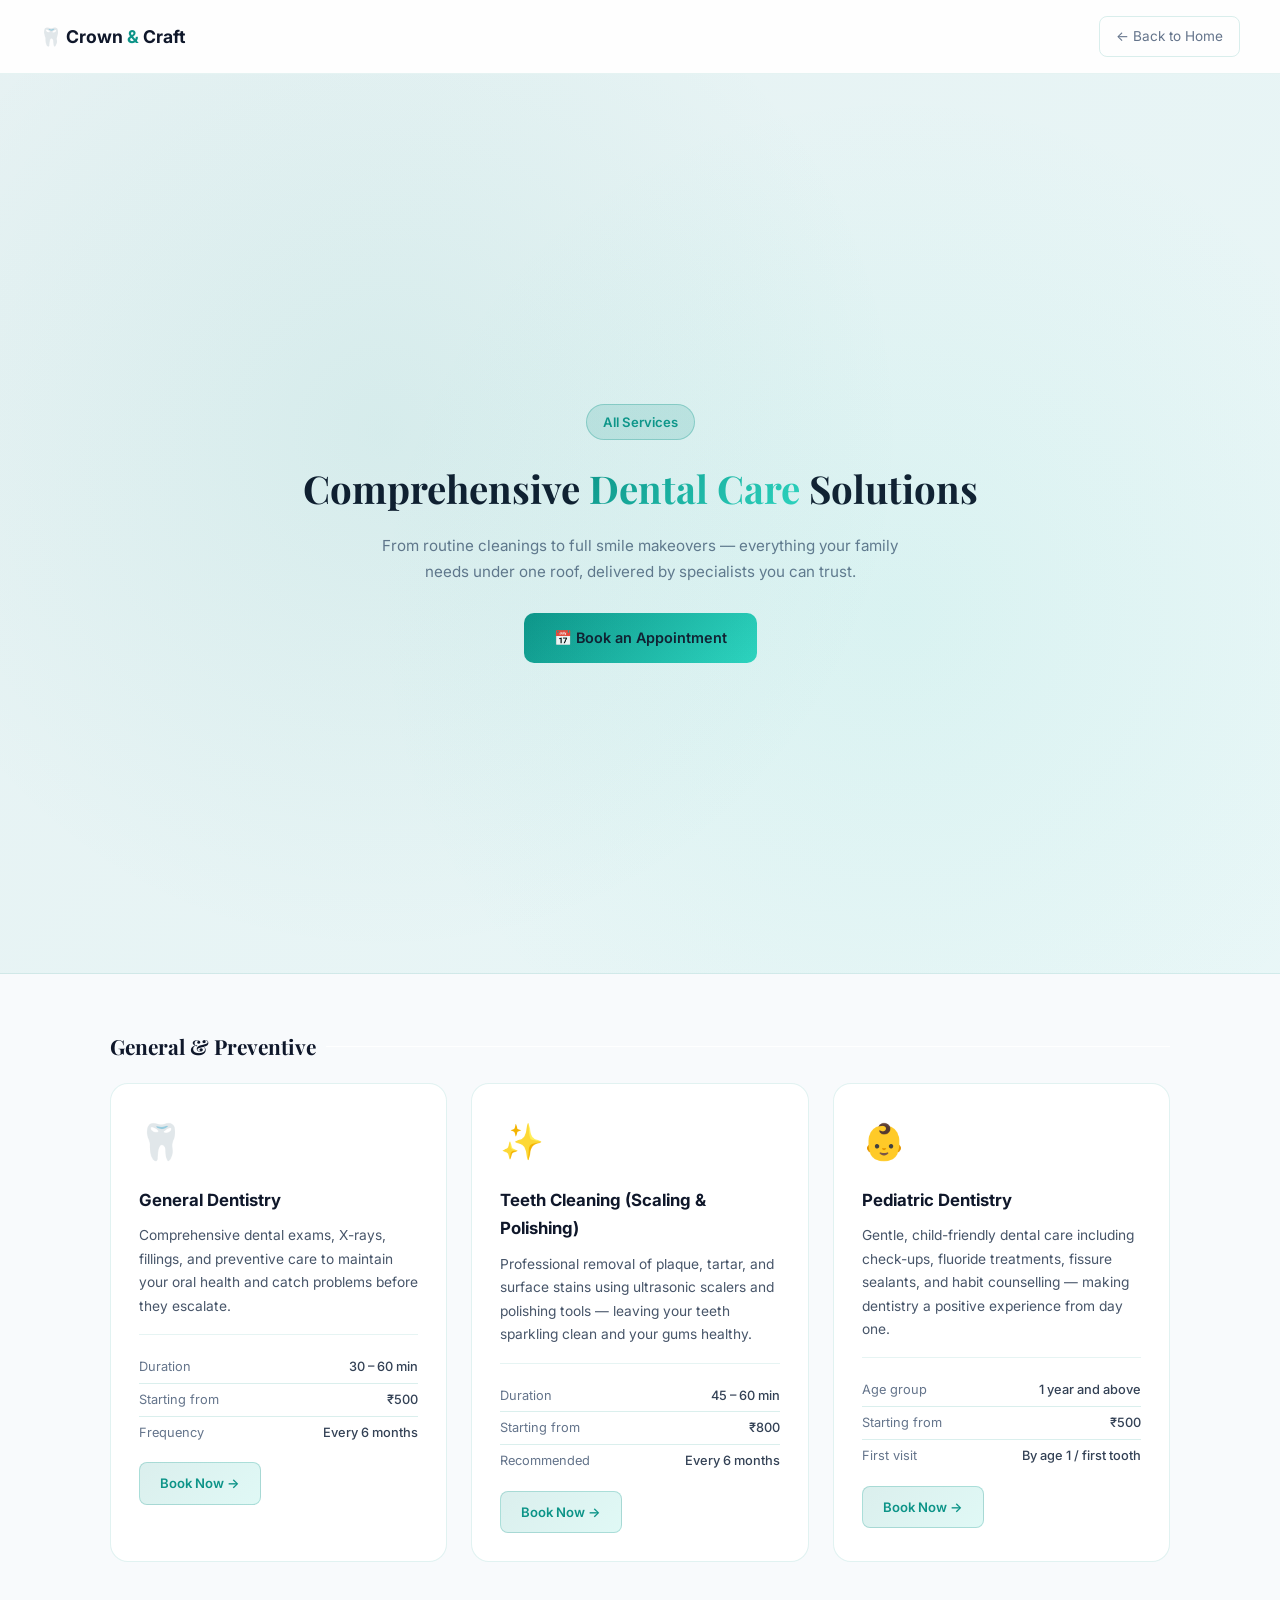
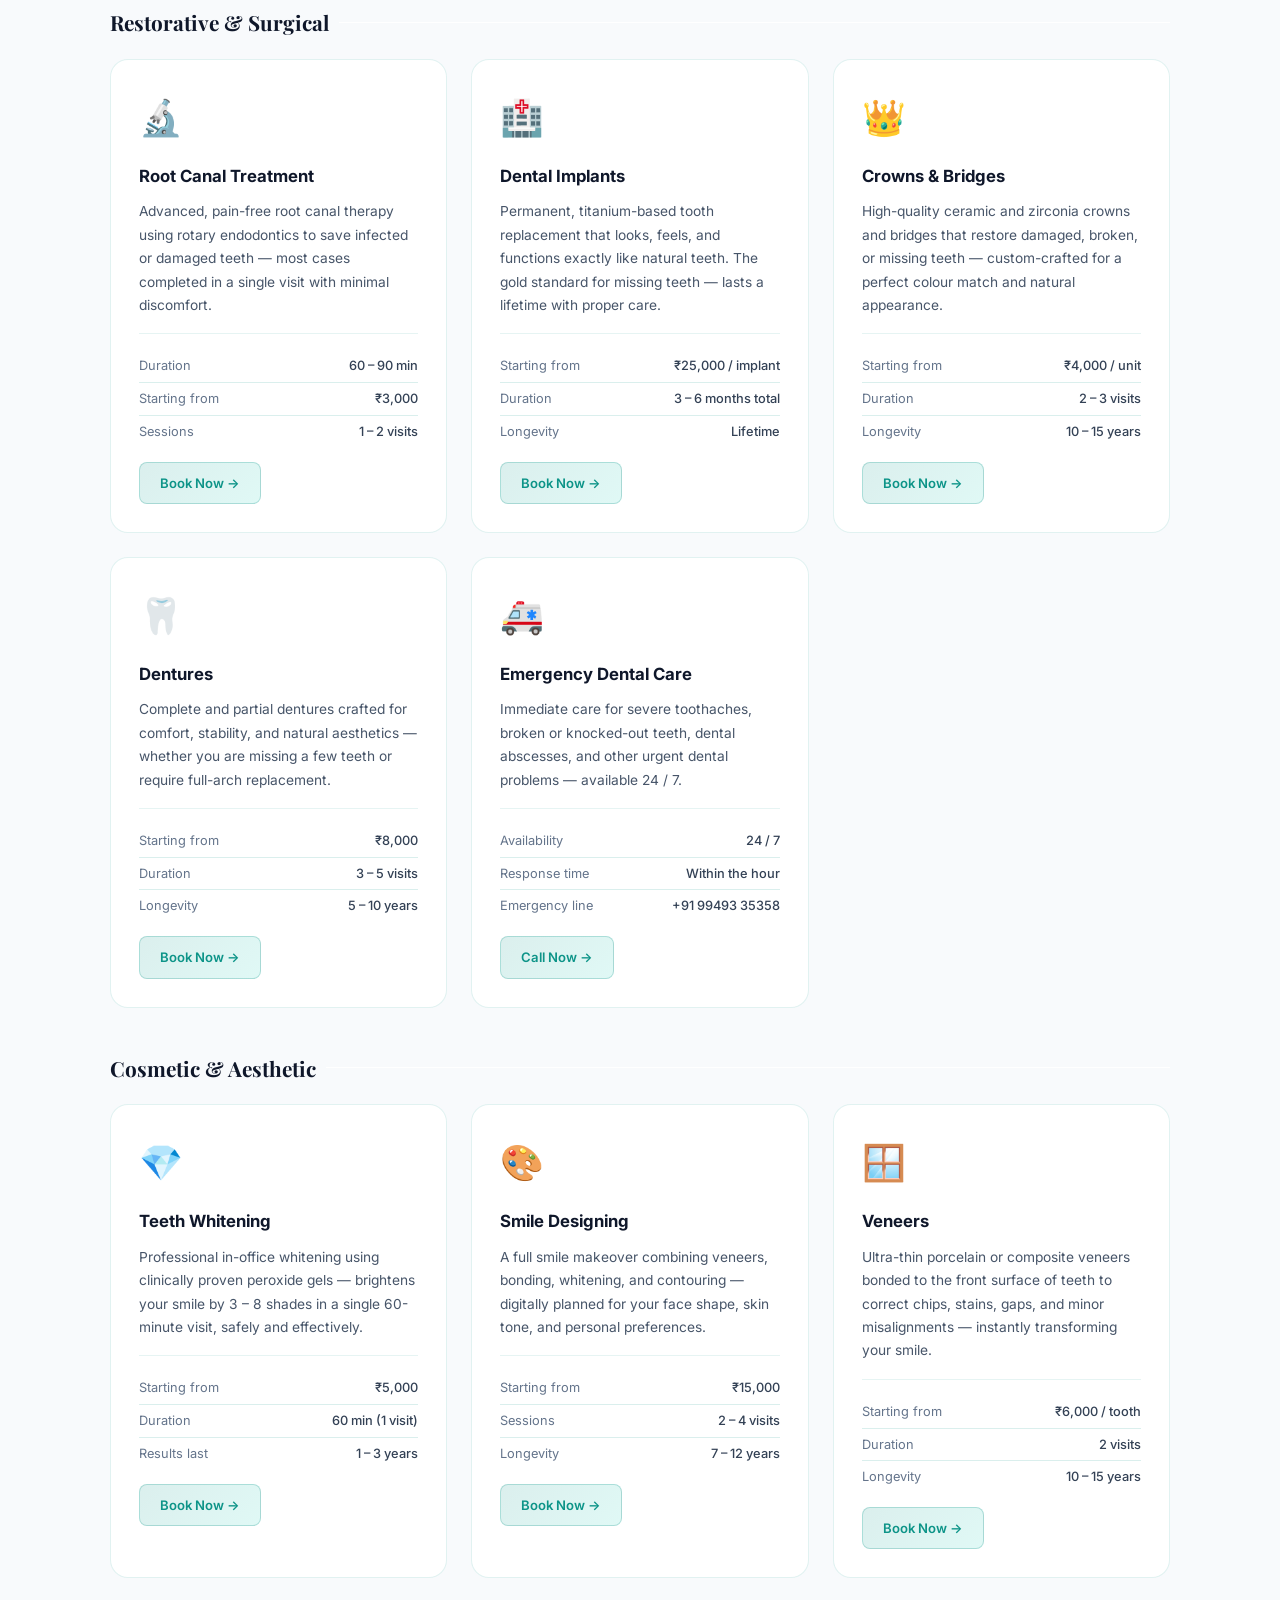
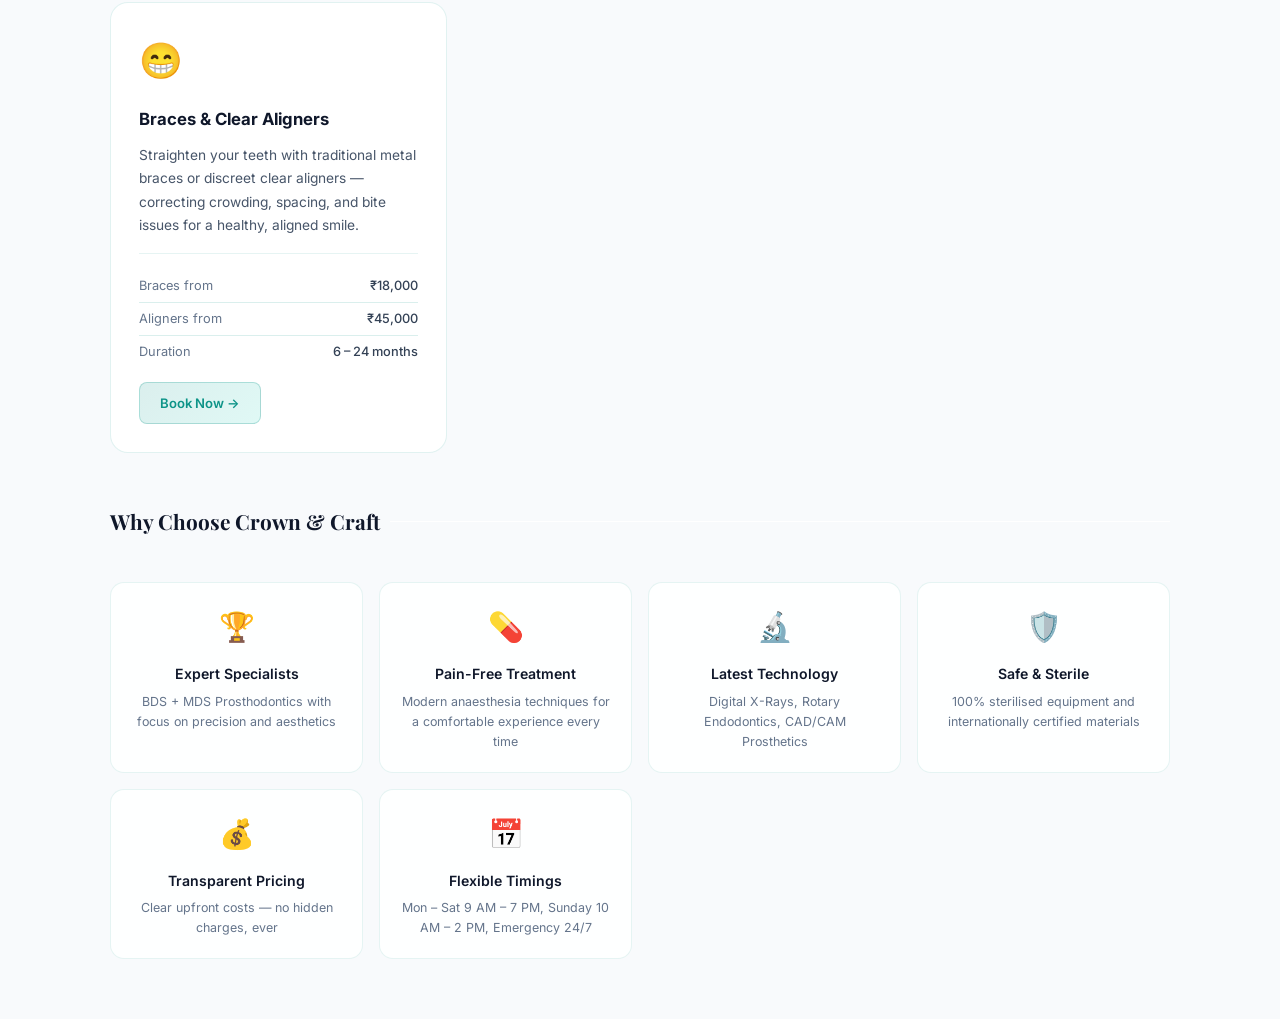
<file: templates/services.html>
<!DOCTYPE html>
<html lang="en">
<head>
<meta charset="UTF-8">
<meta name="viewport" content="width=device-width,initial-scale=1.0">
<title>Our Services | Crown &amp; Craft Dental Clinic</title>
<meta name="description" content="Explore all dental services at Crown & Craft Dental Clinic — from general dentistry and teeth cleaning to dental implants, smile designing, and emergency care in Hyderabad.">
<link href="https://fonts.googleapis.com/css2?family=Inter:wght@300;400;500;600;700;800&family=Playfair+Display:wght@600;700&display=swap" rel="stylesheet">
<link rel="stylesheet" href="/static/css/style.css">
<style>
body{background:#f8fafc;color:#334155;font-family:'Inter',sans-serif}
.top-nav{display:flex;align-items:center;justify-content:space-between;padding:16px 40px;background: rgba(255,255,255,0.85);border-bottom:1px solid rgba(13,148,136,0.10)}
.top-nav .logo{font-size:1.1rem;font-weight:700;color:#0f172a;text-decoration:none}.top-nav .logo span{color:#0d9488}
.top-nav a.back{font-size:.85rem;color:#64748b;text-decoration:none;padding:8px 16px;border:1px solid rgba(13,148,136,0.15);border-radius:8px;transition:all .3s}
.top-nav a.back:hover{border-color:#0d9488;color:#0f172a}
.hero{text-align:center;padding:70px 20px 50px;background:linear-gradient(135deg,rgba(13,148,136,.08),rgba(45,212,191,.08));border-bottom:1px solid rgba(13,148,136,0.10)}
.hero .tag{display:inline-block;padding:6px 16px;background:rgba(13,148,136,.15);border:1px solid rgba(13,148,136,.3);border-radius:20px;font-size:.82rem;color:#0d9488;font-weight:600;margin-bottom:16px}
.hero h1{font-family:'Playfair Display',serif;font-size:2.4rem;color:#0f172a;margin-bottom:12px}
.hero h1 span{background:linear-gradient(135deg,#0d9488,#2dd4bf);-webkit-background-clip:text;-webkit-text-fill-color:transparent;background-clip:text}
.hero p{color:#64748b;font-size:.95rem;max-width:560px;margin:0 auto 28px;line-height:1.7}
.hero a{display:inline-block;padding:13px 30px;background:linear-gradient(135deg,#0d9488,#2dd4bf);color:#0f172a;text-decoration:none;border-radius:10px;font-weight:600;font-size:.9rem;transition:all .3s}
.hero a:hover{transform:translateY(-2px);box-shadow:0 8px 30px rgba(13,148,136,.4)}
.container{max-width:1100px;margin:0 auto;padding:60px 20px}
.services-grid{display:grid;grid-template-columns:repeat(auto-fill,minmax(320px,1fr));gap:24px}
.svc-card{background: rgba(255,255,255,0.90);border:1px solid rgba(13,148,136,0.12);border-radius:18px;padding:28px;transition:all .3s;position:relative;overflow:hidden}
.svc-card:hover{transform:translateY(-4px);border-color:rgba(13,148,136,.3);box-shadow:0 12px 40px rgba(13,148,136,.12)}
.svc-card::before{content:'';position:absolute;top:0;left:0;right:0;height:3px;background:linear-gradient(90deg,#0d9488,#2dd4bf);opacity:0;transition:opacity .3s}
.svc-card:hover::before{opacity:1}
.svc-icon{font-size:2.2rem;margin-bottom:14px}
.svc-card h3{font-size:1.05rem;font-weight:700;color:#0f172a;margin-bottom:10px}
.svc-card p{font-size:.86rem;color:#475569;line-height:1.7;margin-bottom:16px}
.svc-details{border-top:1px solid rgba(13,148,136,0.10);padding-top:16px;margin-top:4px}
.svc-row{display:flex;justify-content:space-between;font-size:.8rem;padding:5px 0;border-bottom: 1px solid rgba(13,148,136,0.15)}
.svc-row:last-child{border-bottom:none}
.svc-row .lbl{color:#64748b}
.svc-row .val{color:#334155;font-weight:500}
.svc-book{display:inline-block;margin-top:14px;padding:9px 20px;background:linear-gradient(135deg,rgba(13,148,136,.15),rgba(45,212,191,.15));border:1px solid rgba(13,148,136,.25);color:#0d9488;text-decoration:none;border-radius:8px;font-size:.82rem;font-weight:600;transition:all .3s}
.svc-book:hover{background:linear-gradient(135deg,#0d9488,#2dd4bf);color:#0f172a;border-color:transparent}
.section-title{font-size:1.3rem;font-weight:700;color:#0f172a;margin-bottom:24px;display:flex;align-items:center;gap:10px}
.section-title span{flex:1;height:1px;background: rgba(255,255,255,0.95)}
.why-grid{display:grid;grid-template-columns:repeat(auto-fill,minmax(220px,1fr));gap:16px;margin-top:48px}
.why-card{background: rgba(255,255,255,0.85);border:1px solid rgba(13,148,136,0.10);border-radius:14px;padding:20px;text-align:center}
.why-card .wi{font-size:1.8rem;margin-bottom:10px}
.why-card h4{font-size:.88rem;font-weight:600;color:#0f172a;margin-bottom:6px}
.why-card p{font-size:.78rem;color:#64748b;line-height:1.6}
</style>
</head>
<body>
<nav class="top-nav">
  <a href="/" class="logo">🦷 Crown <span>&amp;</span> Craft</a>
  <a href="/" class="back">← Back to Home</a>
</nav>

<div class="hero">
  <span class="tag">All Services</span>
  <h1>Comprehensive <span>Dental Care</span> Solutions</h1>
  <p>From routine cleanings to full smile makeovers — everything your family needs under one roof, delivered by specialists you can trust.</p>
  <a href="/#appointments">📅 Book an Appointment</a>
</div>

<div class="container">

  <div class="section-title">General &amp; Preventive <span></span></div>
  <div class="services-grid">

    <div class="svc-card">
      <div class="svc-icon">🦷</div>
      <h3>General Dentistry</h3>
      <p>Comprehensive dental exams, X-rays, fillings, and preventive care to maintain your oral health and catch problems before they escalate.</p>
      <div class="svc-details">
        <div class="svc-row"><span class="lbl">Duration</span><span class="val">30 – 60 min</span></div>
        <div class="svc-row"><span class="lbl">Starting from</span><span class="val">₹500</span></div>
        <div class="svc-row"><span class="lbl">Frequency</span><span class="val">Every 6 months</span></div>
      </div>
      <a href="/#appointments" class="svc-book">Book Now →</a>
    </div>

    <div class="svc-card">
      <div class="svc-icon">✨</div>
      <h3>Teeth Cleaning (Scaling &amp; Polishing)</h3>
      <p>Professional removal of plaque, tartar, and surface stains using ultrasonic scalers and polishing tools — leaving your teeth sparkling clean and your gums healthy.</p>
      <div class="svc-details">
        <div class="svc-row"><span class="lbl">Duration</span><span class="val">45 – 60 min</span></div>
        <div class="svc-row"><span class="lbl">Starting from</span><span class="val">₹800</span></div>
        <div class="svc-row"><span class="lbl">Recommended</span><span class="val">Every 6 months</span></div>
      </div>
      <a href="/#appointments" class="svc-book">Book Now →</a>
    </div>

    <div class="svc-card">
      <div class="svc-icon">👶</div>
      <h3>Pediatric Dentistry</h3>
      <p>Gentle, child-friendly dental care including check-ups, fluoride treatments, fissure sealants, and habit counselling — making dentistry a positive experience from day one.</p>
      <div class="svc-details">
        <div class="svc-row"><span class="lbl">Age group</span><span class="val">1 year and above</span></div>
        <div class="svc-row"><span class="lbl">Starting from</span><span class="val">₹500</span></div>
        <div class="svc-row"><span class="lbl">First visit</span><span class="val">By age 1 / first tooth</span></div>
      </div>
      <a href="/#appointments" class="svc-book">Book Now →</a>
    </div>

  </div>

  <div class="section-title" style="margin-top:48px">Restorative &amp; Surgical <span></span></div>
  <div class="services-grid">

    <div class="svc-card">
      <div class="svc-icon">🔬</div>
      <h3>Root Canal Treatment</h3>
      <p>Advanced, pain-free root canal therapy using rotary endodontics to save infected or damaged teeth — most cases completed in a single visit with minimal discomfort.</p>
      <div class="svc-details">
        <div class="svc-row"><span class="lbl">Duration</span><span class="val">60 – 90 min</span></div>
        <div class="svc-row"><span class="lbl">Starting from</span><span class="val">₹3,000</span></div>
        <div class="svc-row"><span class="lbl">Sessions</span><span class="val">1 – 2 visits</span></div>
      </div>
      <a href="/#appointments" class="svc-book">Book Now →</a>
    </div>

    <div class="svc-card">
      <div class="svc-icon">🏥</div>
      <h3>Dental Implants</h3>
      <p>Permanent, titanium-based tooth replacement that looks, feels, and functions exactly like natural teeth. The gold standard for missing teeth — lasts a lifetime with proper care.</p>
      <div class="svc-details">
        <div class="svc-row"><span class="lbl">Starting from</span><span class="val">₹25,000 / implant</span></div>
        <div class="svc-row"><span class="lbl">Duration</span><span class="val">3 – 6 months total</span></div>
        <div class="svc-row"><span class="lbl">Longevity</span><span class="val">Lifetime</span></div>
      </div>
      <a href="/#appointments" class="svc-book">Book Now →</a>
    </div>

    <div class="svc-card">
      <div class="svc-icon">👑</div>
      <h3>Crowns &amp; Bridges</h3>
      <p>High-quality ceramic and zirconia crowns and bridges that restore damaged, broken, or missing teeth — custom-crafted for a perfect colour match and natural appearance.</p>
      <div class="svc-details">
        <div class="svc-row"><span class="lbl">Starting from</span><span class="val">₹4,000 / unit</span></div>
        <div class="svc-row"><span class="lbl">Duration</span><span class="val">2 – 3 visits</span></div>
        <div class="svc-row"><span class="lbl">Longevity</span><span class="val">10 – 15 years</span></div>
      </div>
      <a href="/#appointments" class="svc-book">Book Now →</a>
    </div>

    <div class="svc-card">
      <div class="svc-icon">🦷</div>
      <h3>Dentures</h3>
      <p>Complete and partial dentures crafted for comfort, stability, and natural aesthetics — whether you are missing a few teeth or require full-arch replacement.</p>
      <div class="svc-details">
        <div class="svc-row"><span class="lbl">Starting from</span><span class="val">₹8,000</span></div>
        <div class="svc-row"><span class="lbl">Duration</span><span class="val">3 – 5 visits</span></div>
        <div class="svc-row"><span class="lbl">Longevity</span><span class="val">5 – 10 years</span></div>
      </div>
      <a href="/#appointments" class="svc-book">Book Now →</a>
    </div>

    <div class="svc-card">
      <div class="svc-icon">🚑</div>
      <h3>Emergency Dental Care</h3>
      <p>Immediate care for severe toothaches, broken or knocked-out teeth, dental abscesses, and other urgent dental problems — available 24 / 7.</p>
      <div class="svc-details">
        <div class="svc-row"><span class="lbl">Availability</span><span class="val">24 / 7</span></div>
        <div class="svc-row"><span class="lbl">Response time</span><span class="val">Within the hour</span></div>
        <div class="svc-row"><span class="lbl">Emergency line</span><span class="val">+91 99493 35358</span></div>
      </div>
      <a href="tel:+919949335358" class="svc-book">Call Now →</a>
    </div>

  </div>

  <div class="section-title" style="margin-top:48px">Cosmetic &amp; Aesthetic <span></span></div>
  <div class="services-grid">

    <div class="svc-card">
      <div class="svc-icon">💎</div>
      <h3>Teeth Whitening</h3>
      <p>Professional in-office whitening using clinically proven peroxide gels — brightens your smile by 3 – 8 shades in a single 60-minute visit, safely and effectively.</p>
      <div class="svc-details">
        <div class="svc-row"><span class="lbl">Starting from</span><span class="val">₹5,000</span></div>
        <div class="svc-row"><span class="lbl">Duration</span><span class="val">60 min (1 visit)</span></div>
        <div class="svc-row"><span class="lbl">Results last</span><span class="val">1 – 3 years</span></div>
      </div>
      <a href="/#appointments" class="svc-book">Book Now →</a>
    </div>

    <div class="svc-card">
      <div class="svc-icon">🎨</div>
      <h3>Smile Designing</h3>
      <p>A full smile makeover combining veneers, bonding, whitening, and contouring — digitally planned for your face shape, skin tone, and personal preferences.</p>
      <div class="svc-details">
        <div class="svc-row"><span class="lbl">Starting from</span><span class="val">₹15,000</span></div>
        <div class="svc-row"><span class="lbl">Sessions</span><span class="val">2 – 4 visits</span></div>
        <div class="svc-row"><span class="lbl">Longevity</span><span class="val">7 – 12 years</span></div>
      </div>
      <a href="/#appointments" class="svc-book">Book Now →</a>
    </div>

    <div class="svc-card">
      <div class="svc-icon">🪟</div>
      <h3>Veneers</h3>
      <p>Ultra-thin porcelain or composite veneers bonded to the front surface of teeth to correct chips, stains, gaps, and minor misalignments — instantly transforming your smile.</p>
      <div class="svc-details">
        <div class="svc-row"><span class="lbl">Starting from</span><span class="val">₹6,000 / tooth</span></div>
        <div class="svc-row"><span class="lbl">Duration</span><span class="val">2 visits</span></div>
        <div class="svc-row"><span class="lbl">Longevity</span><span class="val">10 – 15 years</span></div>
      </div>
      <a href="/#appointments" class="svc-book">Book Now →</a>
    </div>

    <div class="svc-card">
      <div class="svc-icon">😁</div>
      <h3>Braces &amp; Clear Aligners</h3>
      <p>Straighten your teeth with traditional metal braces or discreet clear aligners — correcting crowding, spacing, and bite issues for a healthy, aligned smile.</p>
      <div class="svc-details">
        <div class="svc-row"><span class="lbl">Braces from</span><span class="val">₹18,000</span></div>
        <div class="svc-row"><span class="lbl">Aligners from</span><span class="val">₹45,000</span></div>
        <div class="svc-row"><span class="lbl">Duration</span><span class="val">6 – 24 months</span></div>
      </div>
      <a href="/#appointments" class="svc-book">Book Now →</a>
    </div>

  </div>

  <!-- Why choose us -->
  <div class="section-title" style="margin-top:56px">Why Choose Crown &amp; Craft <span></span></div>
  <div class="why-grid">
    <div class="why-card"><div class="wi">🏆</div><h4>Expert Specialists</h4><p>BDS + MDS Prosthodontics with focus on precision and aesthetics</p></div>
    <div class="why-card"><div class="wi">💊</div><h4>Pain-Free Treatment</h4><p>Modern anaesthesia techniques for a comfortable experience every time</p></div>
    <div class="why-card"><div class="wi">🔬</div><h4>Latest Technology</h4><p>Digital X-Rays, Rotary Endodontics, CAD/CAM Prosthetics</p></div>
    <div class="why-card"><div class="wi">🛡️</div><h4>Safe &amp; Sterile</h4><p>100% sterilised equipment and internationally certified materials</p></div>
    <div class="why-card"><div class="wi">💰</div><h4>Transparent Pricing</h4><p>Clear upfront costs — no hidden charges, ever</p></div>
    <div class="why-card"><div class="wi">📅</div><h4>Flexible Timings</h4><p>Mon – Sat 9 AM – 7 PM, Sunday 10 AM – 2 PM, Emergency 24/7</p></div>
  </div>

</div>
</body>
</html>
</file>
<file: static/css/style.css>
/* ============================================================
   SmileCraft Dental Clinic - Premium Stylesheet
   ============================================================ */

:root {
    --primary:        #0d9488;     /* teal — new primary brand */
    --primary-light:  #5eead4;     /* mint — hover/badge */
    --primary-dark:   #0f766e;     /* deep teal — active */
    --secondary:      #14b8a6;     /* teal-500 */
    --accent:         #2dd4bf;     /* mint-teal — gradient partner */
    --accent-light:   #99f6e4;     /* light mint */
    --dark:           #f8fafc;     /* near-white — page background */
    --dark-2:         #ffffff;     /* white — cards / footer */
    --dark-3:         #e2e8f0;     /* light slate — borders */
    --dark-4:         #94a3b8;     /* muted slate — subtle text */
    --success:        #22c55e;
    --warning:        #f59e0b;
    --danger:         #ef4444;
    --info:           #3b82f6;
    --white:          #0f172a;     /* re-purposed: heading / logo dark colour */
    --text:           #334155;     /* dark slate body text */
    --text-muted:     #64748b;     /* muted slate */
    --text-dark:      #94a3b8;     /* subtle labels */
    --glass-bg:       rgba(255,255,255,0.90);
    --glass-border:   rgba(13,148,136,0.15);
    --glass-shadow:   0 8px 30px rgba(13,148,136,0.08);
    --border-radius:  16px;
    --transition:     all 0.3s cubic-bezier(0.4, 0, 0.2, 1);
    --font-body:      'Inter', -apple-system, BlinkMacSystemFont, sans-serif;
    --font-heading:   'Playfair Display', Georgia, serif;
}

*, *::before, *::after { box-sizing: border-box; margin: 0; padding: 0; }
html { scroll-behavior: smooth; scroll-padding-top: 80px; font-size: 16px; }
body {
    font-family: var(--font-body); background: var(--dark); color: var(--text);
    line-height: 1.7; overflow-x: hidden;
    -webkit-font-smoothing: antialiased; -moz-osx-font-smoothing: grayscale;
}
a { color: inherit; text-decoration: none; }
img { max-width: 100%; height: auto; }
ul { list-style: none; }
.container { max-width: 1200px; margin: 0 auto; padding: 0 24px; }

.gradient-text {
    background: linear-gradient(135deg, var(--primary), var(--accent));
    -webkit-background-clip: text; -webkit-text-fill-color: transparent; background-clip: text;
}

/* ====== LOADING SCREEN ====== */
.loading-screen {
    position: fixed; inset: 0; z-index: 9999; background: var(--dark);
    display: flex; align-items: center; justify-content: center; transition: opacity 0.5s ease;
}
.loader-content { text-align: center; }
.tooth-loader { width: 80px; height: 96px; margin: 0 auto 20px; animation: toothFloat 2s ease-in-out infinite; }
.tooth-svg { width: 100%; height: 100%; }
.tooth-path { stroke-dasharray: 300; stroke-dashoffset: 300; animation: drawTooth 2s ease-in-out infinite; }
@keyframes drawTooth { 0% { stroke-dashoffset: 300; } 50% { stroke-dashoffset: 0; } 100% { stroke-dashoffset: -300; } }
@keyframes toothFloat { 0%, 100% { transform: translateY(0) rotate(0deg); } 50% { transform: translateY(-10px) rotate(3deg); } }
.loader-text { font-family: var(--font-heading); font-size: 1.5rem; font-weight: 700; color: var(--text); margin-bottom: 20px; letter-spacing: 1px; }
.loader-bar { width: 200px; height: 3px; background: var(--dark-3); border-radius: 3px; margin: 0 auto; overflow: hidden; }
.loader-bar-fill { width: 0; height: 100%; background: linear-gradient(90deg, var(--primary), var(--accent)); border-radius: 3px; animation: loaderFill 2s ease-in-out forwards; }
@keyframes loaderFill { 0% { width: 0; } 100% { width: 100%; } }

/* ====== NAVBAR ====== */
.navbar { position: fixed; top: 0; left: 0; right: 0; z-index: 1000; padding: 20px 0; transition: var(--transition); }
.navbar.scrolled {
    background: rgba(248,250,252, 0.85); backdrop-filter: blur(20px); -webkit-backdrop-filter: blur(20px);
    border-bottom: 1px solid rgba(13,148,136,0.15); padding: 12px 0; box-shadow: 0 4px 30px rgba(13,148,136,0.08);
}
.nav-container { max-width: 1400px; margin: 0 auto; padding: 0 24px; display: flex; align-items: center; justify-content: space-between; gap: 12px; }
.nav-logo { display: flex; align-items: center; gap: 8px; text-decoration: none; z-index: 1001; }
.logo-icon { font-size: 1.8rem; animation: toothBounce 3s ease-in-out infinite; }
@keyframes toothBounce { 0%, 100% { transform: translateY(0) rotate(0deg); } 25% { transform: translateY(-4px) rotate(-3deg); } 75% { transform: translateY(-2px) rotate(3deg); } }
.logo-text { font-family: var(--font-heading); font-size: 1.5rem; font-weight: 700; color: var(--white); white-space: nowrap; }
.logo-highlight { background: linear-gradient(135deg, var(--primary), var(--accent)); -webkit-background-clip: text; -webkit-text-fill-color: transparent; background-clip: text; }
.nav-menu { display: flex; align-items: center; gap: 2px; flex-wrap: nowrap; }
.nav-link { padding: 7px 10px; font-size: 0.82rem; font-weight: 500; color: var(--text-muted); border-radius: 8px; transition: var(--transition); position: relative; white-space: nowrap; }
.nav-link::after {
    content: ''; position: absolute; bottom: 4px; left: 50%; width: 0; height: 2px;
    background: linear-gradient(90deg, var(--primary), var(--accent)); border-radius: 2px;
    transition: all 0.3s ease; transform: translateX(-50%);
}
.nav-link:hover, .nav-link.active { color: var(--primary); }
.nav-link:hover::after, .nav-link.active::after { width: 60%; }
.nav-admin-link { display: none; } /* hidden — admin accesses via /admin directly */

/* Patient Portal button in navbar */
.nav-portal-btn {
    padding: 8px 16px !important;
    border: 1px solid rgba(13,148,136,0.25);
    border-radius: 8px !important;
    font-size: 0.82rem !important;
    font-weight: 500 !important;
    color: rgba(15,23,42,0.75) !important;
    transition: all 0.3s;
    white-space: nowrap;
}
.nav-portal-btn:hover {
    border-color: rgba(13,148,136,0.5);
    color: #0f172a !important;
    background: rgba(13,148,136,0.08);
}
.nav-portal-btn::after { display: none !important; }

/* Book Appointment CTA button in navbar */
.nav-book-btn {
    padding: 9px 18px !important;
    background: linear-gradient(135deg, #0d9488, #2dd4bf) !important;
    border-radius: 8px !important;
    font-size: 0.85rem !important;
    font-weight: 600 !important;
    color: #ffffff !important;
    text-decoration: none;
    transition: all 0.3s;
    box-shadow: 0 4px 15px rgba(13,148,136,0.3);
    white-space: nowrap;
}
.nav-book-btn:hover {
    transform: translateY(-2px);
    box-shadow: 0 8px 25px rgba(13,148,136,0.45);
    color: #ffffff !important;
}
.nav-book-btn::after { display: none !important; }

/* ── Patient user dropdown menu ── */
.nav-user-menu { position: relative; }
.nav-user-btn {
    display: flex; align-items: center; gap: 6px;
    background: linear-gradient(135deg, rgba(13,148,136,0.15), rgba(45,212,191,0.15));
    border: 1px solid rgba(13,148,136,0.2); border-radius: 8px; font-size: 0.82rem;
    cursor: pointer;
}
.nav-user-btn::after { display: none; }
.nav-user-caret { font-size: 0.6rem; opacity: 0.6; transition: transform 0.3s; }
.nav-user-dropdown {
    display: none; position: absolute; top: calc(100% + 10px); right: 0;
    min-width: 200px; background: rgba(248,250,252,0.97);
    backdrop-filter: blur(16px); -webkit-backdrop-filter: blur(16px);
    border: 1px solid rgba(13,148,136,0.15); border-radius: 12px;
    box-shadow: 0 16px 40px rgba(13,148,136,0.10); z-index: 1000; overflow: hidden;
    animation: ddFadeIn 0.2s ease;
}
.nav-user-dropdown.open { display: block; }
@keyframes ddFadeIn { from { opacity:0; transform:translateY(-8px); } to { opacity:1; transform:translateY(0); } }
.nav-user-info { padding: 14px 16px 10px; border-bottom: 1px solid rgba(13,148,136,0.10); }
.nav-user-name { font-size: 0.88rem; font-weight: 600; color: #0f172a; }
.nav-user-email { font-size: 0.75rem; color: rgba(15,23,42,0.45); margin-top: 2px; }
.nav-dropdown-item {
    display: flex; align-items: center; gap: 8px;
    padding: 11px 16px; font-size: 0.85rem; color: rgba(15,23,42,0.75);
    text-decoration: none; transition: all 0.2s;
}
.nav-dropdown-item:hover { background: rgba(13,148,136,0.06); color: #0d9488; }
.nav-dropdown-logout { color: #f87171; }
.nav-dropdown-logout:hover { background: rgba(239,68,68,0.1); color: #fca5a5; }

.nav-toggle { display: none; flex-direction: column; gap: 5px; cursor: pointer; z-index: 1001; padding: 4px; }
.nav-toggle span { width: 25px; height: 2px; background: var(--white); border-radius: 2px; transition: var(--transition); }
.nav-toggle.active span:nth-child(1) { transform: translateY(7px) rotate(45deg); }
.nav-toggle.active span:nth-child(2) { opacity: 0; transform: translateX(-10px); }
.nav-toggle.active span:nth-child(3) { transform: translateY(-7px) rotate(-45deg); }

/* ====== HERO SECTION ====== */
.hero { min-height: 100vh; display: flex; flex-direction: column; align-items: center; justify-content: center; position: relative; overflow: hidden; padding: 120px 24px 60px; }
.hero-bg-animation {
    position: absolute; inset: 0;
    background: linear-gradient(-45deg, #f8fafc, #ccfbf1, #f8fafc, #e0f2fe, #d1fae5, #f8fafc);
    background-size: 400% 400%; animation: gradientShift 15s ease infinite; z-index: 0;
}
@keyframes gradientShift { 0% { background-position: 0% 50%; } 50% { background-position: 100% 50%; } 100% { background-position: 0% 50%; } }
.hero::before {
    content: ''; position: absolute; inset: 0;
    background: radial-gradient(circle at 30% 40%, rgba(13,148,136, 0.08) 0%, transparent 50%),
                radial-gradient(circle at 70% 60%, rgba(45,212,191, 0.08) 0%, transparent 50%);
    z-index: 1;
}
.hero-particles { position: absolute; inset: 0; z-index: 2; pointer-events: none; }
.floating-element { position: absolute; font-size: 2rem; opacity: 0.10; animation: float 8s ease-in-out infinite; }
.fe-1 { top: 15%; left: 10%; animation-delay: 0s; font-size: 2.5rem; }
.fe-2 { top: 25%; right: 12%; animation-delay: 1.2s; font-size: 1.8rem; }
.fe-3 { bottom: 30%; left: 8%; animation-delay: 2.5s; font-size: 2.2rem; }
.fe-4 { bottom: 20%; right: 15%; animation-delay: 3.8s; font-size: 1.6rem; }
.fe-5 { top: 60%; left: 20%; animation-delay: 5s; font-size: 2rem; }
.fe-6 { top: 10%; right: 30%; animation-delay: 1.8s; font-size: 1.5rem; }
@keyframes float {
    0%, 100% { transform: translateY(0) translateX(0) rotate(0deg); }
    25% { transform: translateY(-30px) translateX(15px) rotate(5deg); }
    50% { transform: translateY(-15px) translateX(-10px) rotate(-3deg); }
    75% { transform: translateY(-40px) translateX(20px) rotate(4deg); }
}
.hero-content { text-align: center; max-width: 800px; position: relative; z-index: 10; }
.hero-badge {
    display: inline-flex; align-items: center; gap: 8px;
    background: rgba(255,255,255,0.92); backdrop-filter: blur(10px);
    border: 1px solid rgba(13,148,136,0.15); padding: 8px 20px; border-radius: 50px;
    font-size: 0.85rem; font-weight: 500; color: var(--primary-light);
    margin-bottom: 24px; position: relative; overflow: hidden;
}
.hero-badge::before {
    content: ''; position: absolute; top: 0; left: -100%; width: 100%; height: 100%;
    background: linear-gradient(90deg, transparent, rgba(13,148,136,0.15), transparent);
    animation: shimmer 3s infinite;
}
@keyframes shimmer { 0% { left: -100%; } 100% { left: 100%; } }
.hero-title { font-family: var(--font-heading); font-size: 4.5rem; font-weight: 800; line-height: 1.1; margin-bottom: 24px; color: var(--white); letter-spacing: -1px; }
.hero-subtitle { font-size: 1.15rem; color: var(--text-muted); max-width: 600px; margin: 0 auto 36px; line-height: 1.8; }
.hero-buttons { display: flex; align-items: center; justify-content: center; gap: 16px; margin-bottom: 40px; flex-wrap: wrap; }

/* ====== BUTTONS ====== */
.btn {
    display: inline-flex; align-items: center; gap: 8px; padding: 14px 32px; border-radius: 12px;
    font-family: var(--font-body); font-size: 0.95rem; font-weight: 600; text-decoration: none;
    transition: var(--transition); cursor: pointer; border: none; position: relative; overflow: hidden;
}
.btn-primary { background: linear-gradient(135deg, var(--primary), var(--accent)); color: #ffffff; }
.btn-primary:hover { transform: translateY(-3px); box-shadow: 0 10px 40px rgba(13,148,136, 0.35); }
.btn-glow { animation: glowPulse 3s ease-in-out infinite; }
@keyframes glowPulse { 0%, 100% { box-shadow: 0 0 20px rgba(13,148,136, 0.2); } 50% { box-shadow: 0 0 40px rgba(13,148,136, 0.4), 0 0 60px rgba(45,212,191, 0.2); } }
.btn-secondary { background: transparent; color: var(--text); border: 1px solid var(--glass-border); backdrop-filter: blur(10px); }
.btn-secondary:hover { background: rgba(255,255,255,0.95); border-color: rgba(13,148,136,0.25); transform: translateY(-2px); }
.btn-full { width: 100%; justify-content: center; }
.btn-full .btn-text, .btn-full .btn-loader { display: flex; align-items: center; gap: 8px; justify-content: center; }

/* Hero Trust Bar */
.hero-trust { display: flex; align-items: center; justify-content: center; gap: 20px; flex-wrap: wrap; }
.trust-item { display: flex; align-items: center; gap: 6px; font-size: 0.85rem; color: var(--text-muted); }
.trust-icon { font-size: 1.1rem; }
.trust-divider { width: 1px; height: 20px; background: var(--dark-3); }

/* Scroll Indicator */
.scroll-indicator {
    position: absolute;
    bottom: 30px;
    right: 30px;
    left: auto;
    transform: none;
    z-index: 10;
    display: flex;
    flex-direction: column;
    align-items: center;
    gap: 6px;
    color: var(--text-dark);
    font-size: 0.7rem;
    opacity: 0.7;
    animation: fadeInUp 1s ease 2s both;
}

@media (max-width: 768px) {
    .scroll-indicator { display: none; }
}
.scroll-mouse { width: 26px; height: 40px; border: 2px solid var(--dark-3); border-radius: 20px; position: relative; }
.scroll-wheel {
    width: 3px; height: 8px; background: var(--primary); border-radius: 3px;
    position: absolute; top: 6px; left: 50%; transform: translateX(-50%);
    animation: scrollWheel 2s ease-in-out infinite;
}
@keyframes scrollWheel { 0% { opacity: 1; transform: translateX(-50%) translateY(0); } 100% { opacity: 0; transform: translateX(-50%) translateY(16px); } }
@keyframes fadeInUp {
    from { opacity: 0; transform: translateY(20px); } 
    to   { opacity: 1; transform: translateY(0); } 
}

/* ====== SECTION COMMON ====== */
.section { padding: 100px 0; position: relative; }
.section-header { text-align: center; max-width: 700px; margin: 0 auto 60px; }
.section-tag {
    display: inline-block; padding: 6px 18px;
    background: linear-gradient(135deg, rgba(13,148,136, 0.12), rgba(45,212,191, 0.12));
    border: 1px solid rgba(13,148,136, 0.15); border-radius: 50px;
    font-size: 0.82rem; font-weight: 600; color: var(--primary-light);
    text-transform: uppercase; letter-spacing: 1px; margin-bottom: 16px;
}
.section-title { font-family: var(--font-heading); font-size: 2.8rem; font-weight: 700; line-height: 1.2; margin-bottom: 16px; color: var(--white); }
.section-subtitle { font-size: 1.05rem; color: var(--text-muted); line-height: 1.7; }

/* ====== ABOUT SECTION ====== */
.about-section { background: linear-gradient(180deg, var(--dark) 0%, var(--dark-2) 100%); }
.about-grid { display: grid; grid-template-columns: repeat(2, 1fr); gap: 30px; margin-bottom: 50px; }
.about-card {
    background: var(--glass-bg); backdrop-filter: blur(20px); -webkit-backdrop-filter: blur(20px);
    border: 1px solid var(--glass-border); border-radius: 20px; padding: 36px;
    transition: var(--transition); position: relative; overflow: hidden;
}
.about-card::before {
    content: ''; position: absolute; top: 0; left: 0; right: 0; height: 3px;
    background: linear-gradient(90deg, var(--primary), var(--accent)); opacity: 0; transition: opacity 0.3s;
}
.about-card:hover { transform: translateY(-4px); border-color: rgba(13,148,136, 0.2); box-shadow: 0 20px 60px rgba(13,148,136,0.08); }
.about-card:hover::before { opacity: 1; }
.about-card-icon { font-size: 2.5rem; margin-bottom: 16px; }
.about-card h3 { font-family: var(--font-heading); font-size: 1.5rem; font-weight: 700; margin-bottom: 12px; color: var(--white); }
.about-card p { color: var(--text-muted); font-size: 0.95rem; margin-bottom: 20px; line-height: 1.7; }
.about-features { display: flex; flex-direction: column; gap: 10px; }
.about-features li { display: flex; align-items: center; gap: 10px; font-size: 0.9rem; color: var(--text); }
.check-icon {
    display: inline-flex; align-items: center; justify-content: center;
    width: 22px; height: 22px; background: linear-gradient(135deg, rgba(34, 197, 94, 0.2), rgba(16, 185, 129, 0.2));
    color: var(--success); border-radius: 50%; font-size: 0.7rem; font-weight: 700; flex-shrink: 0;
}

/* ====== STATS ROW ====== */
.stats-row { display: grid; grid-template-columns: repeat(4, 1fr); gap: 20px; }
.stat-card {
    text-align: center; background: var(--glass-bg); backdrop-filter: blur(20px); -webkit-backdrop-filter: blur(20px);
    border: 1px solid var(--glass-border); border-radius: 16px; padding: 28px 16px;
    transition: var(--transition); display: flex; flex-direction: column; align-items: center;
}
.stat-card:hover { transform: translateY(-4px); border-color: rgba(13,148,136, 0.2); box-shadow: 0 12px 40px rgba(13,148,136,0.08); }
.stat-number {
    font-size: 2.5rem; font-weight: 800;
    background: linear-gradient(135deg, var(--primary), var(--accent));
    -webkit-background-clip: text; -webkit-text-fill-color: transparent; background-clip: text; line-height: 1;
}
.stat-suffix { font-size: 1.2rem; color: var(--primary); font-weight: 600; margin-top: 4px; }
.stat-label { font-size: 0.85rem; color: var(--text-muted); margin-top: 8px; font-weight: 500; }

/* ====== SERVICES SECTION ====== */
.services-section { background: var(--dark); position: relative; }
.services-section::before {
    content: ''; position: absolute; inset: 0;
    background: radial-gradient(ellipse at 50% 0%, rgba(13,148,136, 0.05) 0%, transparent 60%);
    pointer-events: none;
}
.services-grid { display: grid; grid-template-columns: repeat(3, 1fr); gap: 24px; }
.service-card {
    background: var(--glass-bg); backdrop-filter: blur(20px); -webkit-backdrop-filter: blur(20px);
    border: 1px solid var(--glass-border); border-radius: 20px; padding: 32px;
    transition: all 0.4s cubic-bezier(0.4, 0, 0.2, 1); position: relative; overflow: hidden; cursor: pointer;
}
.service-card::before {
    content: ''; position: absolute; inset: 0;
    background: linear-gradient(135deg, rgba(13,148,136, 0.08), rgba(45,212,191, 0.08));
    opacity: 0; transition: opacity 0.4s;
}
.service-card:hover {
    transform: translateY(-8px) scale(1.02); border-color: rgba(13,148,136, 0.3);
    box-shadow: 0 20px 60px rgba(13,148,136,0.08), 0 0 40px rgba(13,148,136, 0.1);
}
.service-card:hover::before { opacity: 1; }
.service-icon {
    width: 64px; height: 64px; display: flex; align-items: center; justify-content: center;
    font-size: 2rem; background: linear-gradient(135deg, rgba(13,148,136, 0.15), rgba(45,212,191, 0.15));
    border-radius: 16px; margin-bottom: 20px; transition: var(--transition); position: relative; z-index: 1;
}
.service-card:hover .service-icon { transform: scale(1.1) rotate(-3deg); background: linear-gradient(135deg, rgba(13,148,136, 0.25), rgba(45,212,191, 0.25)); }
.service-content { position: relative; z-index: 1; }
.service-content h3 { font-family: var(--font-heading); font-size: 1.2rem; font-weight: 700; margin-bottom: 10px; color: var(--white); }
.service-content p { font-size: 0.88rem; color: var(--text-muted); line-height: 1.6; }
.service-hover-content {
    position: absolute; bottom: 0; left: 0; right: 0; padding: 20px 32px;
    background: linear-gradient(transparent, rgba(13,148,136, 0.15));
    display: flex; align-items: center; justify-content: space-between;
    transform: translateY(100%); transition: transform 0.4s cubic-bezier(0.4, 0, 0.2, 1);
    z-index: 2; font-size: 0.85rem; color: var(--text-muted);
}
.service-card:hover .service-hover-content { transform: translateY(0); }
.service-cta { color: var(--primary-light); font-weight: 600; transition: color 0.3s; }
.service-cta:hover { color: var(--primary); }
.services-grid .service-card:nth-child(1) { transition-delay: 0s; }
.services-grid .service-card:nth-child(2) { transition-delay: 0.1s; }
.services-grid .service-card:nth-child(3) { transition-delay: 0.2s; }
.services-grid .service-card:nth-child(4) { transition-delay: 0.3s; }
.services-grid .service-card:nth-child(5) { transition-delay: 0.4s; }
.services-grid .service-card:nth-child(6) { transition-delay: 0.5s; }
.services-grid .service-card:nth-child(7) { transition-delay: 0.6s; }
.services-grid .service-card:nth-child(8) { transition-delay: 0.7s; }
.services-grid .service-card:nth-child(9) { transition-delay: 0.8s; }

/* ====== APPOINTMENT SECTION ====== */
.appointment-section { background: linear-gradient(180deg, var(--dark-2) 0%, var(--dark) 100%); position: relative; }
.appointment-section::before {
    content: ''; position: absolute; inset: 0;
    background: radial-gradient(ellipse at 70% 50%, rgba(45,212,191, 0.05) 0%, transparent 60%);
    pointer-events: none;
}
.appointment-wrapper { display: grid; grid-template-columns: 1fr 1.3fr; gap: 40px; align-items: start; }
.appointment-info { position: sticky; top: 100px; }
.appointment-info h3 { font-family: var(--font-heading); font-size: 1.6rem; font-weight: 700; margin-bottom: 28px; color: var(--white); }
.appointment-feature { display: flex; gap: 16px; margin-bottom: 24px; }
.af-icon {
    width: 48px; height: 48px; display: flex; align-items: center; justify-content: center;
    font-size: 1.3rem; background: linear-gradient(135deg, rgba(13,148,136, 0.1), rgba(45,212,191, 0.1));
    border: 1px solid rgba(13,148,136, 0.15); border-radius: 12px; flex-shrink: 0;
}
.appointment-feature h4 { font-size: 0.95rem; font-weight: 600; color: var(--white); margin-bottom: 2px; }
.appointment-feature p { font-size: 0.85rem; color: var(--text-muted); }
.appointment-note {
    background: linear-gradient(135deg, rgba(13,148,136, 0.08), rgba(45,212,191, 0.08));
    border: 1px solid rgba(13,148,136, 0.15); border-radius: 14px; padding: 16px 20px; margin-top: 20px;
}
.appointment-note p { font-size: 0.85rem; color: var(--text-muted); line-height: 1.6; }

/* ====== FORM STYLES ====== */
.appointment-form, .contact-form {
    background: var(--glass-bg); backdrop-filter: blur(20px); -webkit-backdrop-filter: blur(20px);
    border: 1px solid var(--glass-border); border-radius: 20px; padding: 36px;
}
.form-row { display: grid; grid-template-columns: 1fr 1fr; gap: 16px; }
.form-group { margin-bottom: 20px; position: relative; transition: var(--transition); }
.form-group.focused label { color: var(--primary-light); }
.form-group label { display: block; font-size: 0.85rem; font-weight: 500; color: var(--text-muted); margin-bottom: 8px; transition: color 0.3s; }
.form-group input, .form-group select, .form-group textarea {
    width: 100%; padding: 13px 16px; background: rgba(255,255,255,0.85);
    border: 1px solid rgba(13,148,136,0.15); border-radius: 12px; color: #0f172a;
    font-family: var(--font-body); font-size: 0.92rem; transition: var(--transition); outline: none;
}
.form-group input::placeholder, .form-group textarea::placeholder { color: var(--dark-4); }
.form-group input:focus, .form-group select:focus, .form-group textarea:focus {
    border-color: var(--primary); background: rgba(13,148,136, 0.04);
    box-shadow: 0 0 0 3px rgba(13,148,136, 0.1), 0 0 20px rgba(13,148,136, 0.05);
}
.form-group select {
    appearance: none;
    background-image: url("data:image/svg+xml,%3Csvg xmlns='http://www.w3.org/2000/svg' width='12' height='12' viewBox='0 0 24 24' fill='none' stroke='%2394a3b8' stroke-width='2'%3E%3Cpath d='M6 9l6 6 6-6'/%3E%3C/svg%3E");
    background-repeat: no-repeat; background-position: right 14px center; padding-right: 40px;
}
.form-group select option { background: var(--dark-2); color: var(--text); }
.form-group textarea { resize: vertical; min-height: 80px; }

/* ====== TESTIMONIALS SECTION ====== */
.testimonials-section { background: linear-gradient(180deg, var(--dark) 0%, var(--dark-2) 50%, var(--dark) 100%); overflow: hidden; }
.testimonials-slider { max-width: 700px; margin: 0 auto; overflow: hidden; position: relative; }
.testimonials-track { display: flex; transition: transform 0.5s cubic-bezier(0.4, 0, 0.2, 1); }
.testimonial-card {
    min-width: 100%; padding: 40px; background: var(--glass-bg); backdrop-filter: blur(20px);
    -webkit-backdrop-filter: blur(20px); border: 1px solid var(--glass-border);
    border-radius: 20px; text-align: center;
}
.testimonial-stars { font-size: 1.2rem; margin-bottom: 20px; letter-spacing: 4px; }
.testimonial-text { font-size: 1rem; color: var(--text); line-height: 1.8; margin-bottom: 24px; font-style: italic; }
.testimonial-author { display: flex; align-items: center; justify-content: center; gap: 14px; }
.author-avatar {
    width: 48px; height: 48px; border-radius: 50%;
    background: linear-gradient(135deg, var(--primary), var(--accent));
    display: flex; align-items: center; justify-content: center;
    font-weight: 700; font-size: 0.9rem; color: #ffffff;
}
.testimonial-author h4 { font-size: 0.95rem; font-weight: 600; color: var(--white); }
.testimonial-author span { font-size: 0.8rem; color: var(--text-muted); }
.testimonial-dots { display: flex; justify-content: center; gap: 8px; margin-top: 28px; }
.dot { width: 10px; height: 10px; border-radius: 50%; background: var(--dark-3); cursor: pointer; transition: var(--transition); }
.dot.active { background: linear-gradient(135deg, var(--primary), var(--accent)); width: 28px; border-radius: 10px; }
.dot:hover { background: var(--dark-4); }

/* ====== FAQ SECTION ====== */
.faq-section { background: var(--dark); }
.faq-container { max-width: 750px; margin: 0 auto; }
.faq-item { border-bottom: 1px solid rgba(13,148,136,0.15); overflow: hidden; }
.faq-item:last-child { border-bottom: none; }
.faq-question { display: flex; align-items: center; justify-content: space-between; padding: 22px 0; cursor: pointer; transition: color 0.3s; }
.faq-question span { font-size: 1rem; font-weight: 500; color: var(--text); flex: 1; padding-right: 20px; }
.faq-question:hover span { color: var(--primary-light); }
.faq-toggle {
    width: 32px; height: 32px; display: flex; align-items: center; justify-content: center;
    background: rgba(255,255,255,0.90); border-radius: 8px; font-size: 1.2rem;
    color: var(--text-muted); flex-shrink: 0; transition: var(--transition);
}
.faq-item.active .faq-toggle { background: linear-gradient(135deg, var(--primary), var(--accent)); color: #ffffff; transform: rotate(45deg); }
.faq-answer { max-height: 0; overflow: hidden; transition: max-height 0.4s cubic-bezier(0.4, 0, 0.2, 1), padding 0.4s; padding: 0; }
.faq-item.active .faq-answer { max-height: 500px; padding-bottom: 22px; }
.faq-answer p { font-size: 0.92rem; color: var(--text-muted); line-height: 1.7; }

/* ====== CONTACT SECTION ====== */
.contact-section { background: linear-gradient(180deg, var(--dark-2) 0%, var(--dark) 100%); }
.contact-info-cards { display: grid; grid-template-columns: repeat(3, 1fr); gap: 24px; margin-bottom: 50px; }
.contact-info-card {
    background: var(--glass-bg); backdrop-filter: blur(20px); border: 1px solid var(--glass-border);
    border-radius: 16px; padding: 28px; text-align: center; transition: var(--transition);
}
.contact-info-card:hover { transform: translateY(-4px); border-color: rgba(13,148,136, 0.2); box-shadow: 0 12px 40px rgba(13,148,136,0.08); }
.contact-info-icon { font-size: 2rem; margin-bottom: 12px; }
.contact-info-card h4 { font-family: var(--font-heading); font-size: 1.1rem; font-weight: 700; margin-bottom: 8px; color: var(--white); }
.contact-info-card p { font-size: 0.88rem; color: var(--text-muted); line-height: 1.6; }
.contact-grid { display: grid; grid-template-columns: 1fr 1fr; gap: 40px; }
.contact-form-wrapper h3, .contact-map h3 { font-family: var(--font-heading); font-size: 1.4rem; font-weight: 700; margin-bottom: 24px; color: var(--white); }
.contact-form-wrapper .contact-form { background: var(--glass-bg); backdrop-filter: blur(20px); border: 1px solid var(--glass-border); border-radius: 20px; padding: 32px; }
.map-placeholder { border-radius: 16px; overflow: hidden; border: 1px solid var(--glass-border); margin-bottom: 24px; background: var(--dark-2); }
.clinic-hours { background: var(--glass-bg); backdrop-filter: blur(20px); border: 1px solid var(--glass-border); border-radius: 14px; padding: 20px; }
.clinic-hours h4 { font-size: 1rem; font-weight: 600; margin-bottom: 12px; color: var(--white); }
.hours-grid { display: grid; grid-template-columns: 1fr 1fr; gap: 8px; font-size: 0.85rem; }
.hours-grid span:nth-child(odd) { color: var(--text-muted); }
.hours-grid span:nth-child(even) { color: var(--text); text-align: right; font-weight: 500; }

/* ====== FOOTER ====== */
.footer { position: relative; background: var(--dark-2); }
.footer-wave { color: var(--dark-2); margin-bottom: -2px; line-height: 0; }
.footer-wave svg { width: 100%; height: 60px; }
.footer-content { padding: 60px 0 0; }
.footer-grid { display: grid; grid-template-columns: 1.5fr 1fr 1fr 1.2fr; gap: 40px; padding-bottom: 40px; border-bottom: 1px solid rgba(13,148,136,0.15); }
.footer-logo { display: flex; align-items: center; gap: 8px; margin-bottom: 16px; }
.footer-logo .logo-icon { font-size: 1.6rem; }
.footer-logo .logo-text { font-family: var(--font-heading); font-size: 1.3rem; font-weight: 700; color: var(--white); }
.footer-col p { font-size: 0.88rem; color: var(--text-muted); line-height: 1.7; margin-bottom: 20px; }
.footer-col h4 { font-size: 1rem; font-weight: 600; color: var(--white); margin-bottom: 20px; }
.footer-col ul li { margin-bottom: 10px; }
.footer-col ul li a { font-size: 0.88rem; color: var(--text-muted); transition: color 0.3s; }
.footer-col ul li a:hover { color: var(--primary-light); }
.footer-contact li { font-size: 0.88rem; color: var(--text-muted); line-height: 1.6; }
.social-links { display: flex; gap: 10px; }
.social-link {
    width: 40px; height: 40px; display: flex; align-items: center; justify-content: center;
    background: rgba(255,255,255,0.90); border: 1px solid rgba(255,255,255,0.95);
    border-radius: 10px; font-size: 1rem; transition: var(--transition);
}
.social-link:hover { background: linear-gradient(135deg, var(--primary), var(--accent)); border-color: transparent; transform: translateY(-2px); }
.footer-bottom { padding: 24px 0; text-align: center; }
.footer-bottom p { font-size: 0.82rem; color: var(--dark-4); }

/* ====== TOAST NOTIFICATIONS ====== */
.toast-container { position: fixed; top: 20px; right: 20px; z-index: 10000; display: flex; flex-direction: column; gap: 12px; max-width: 400px; }
.toast {
    display: flex; align-items: center; gap: 12px; padding: 14px 20px; border-radius: 14px;
    font-size: 0.88rem; font-weight: 500; backdrop-filter: blur(20px); -webkit-backdrop-filter: blur(20px);
    box-shadow: 0 10px 40px rgba(13,148,136,0.08); transform: translateX(120%);
    transition: all 0.4s cubic-bezier(0.4, 0, 0.2, 1); position: relative;
}
.toast.show { transform: translateX(0); }
.toast.hiding { transform: translateX(120%); opacity: 0; }
.toast-success { background: rgba(34, 197, 94, 0.12); border: 1px solid rgba(34, 197, 94, 0.25); color: #4ade80; }
.toast-error { background: rgba(239, 68, 68, 0.12); border: 1px solid rgba(239, 68, 68, 0.25); color: #f87171; }
.toast-icon { font-size: 1.1rem; flex-shrink: 0; }
.toast-message { flex: 1; line-height: 1.4; }
.toast-close { background: none; border: none; color: inherit; font-size: 1.3rem; cursor: pointer; opacity: 0.6; transition: opacity 0.2s; padding: 0 4px; line-height: 1; }
.toast-close:hover { opacity: 1; }

/* ====== SCROLL REVEAL ====== */
.reveal { opacity: 0; transform: translateY(24px); transition: all 0.8s cubic-bezier(0.4, 0, 0.2, 1); }
.reveal.active { opacity: 1; transform: translateY(0); }
.reveal-left { opacity: 0; transform: translateX(-24px); transition: all 0.8s cubic-bezier(0.4, 0, 0.2, 1); }
.reveal-left.active { opacity: 1; transform: translateX(0); }
.reveal-right { opacity: 0; transform: translateX(24px); transition: all 0.8s cubic-bezier(0.4, 0, 0.2, 1); }
.reveal-right.active { opacity: 1; transform: translateX(0); }

.spinner { animation: spin 0.8s linear infinite; }
@keyframes spin { to { transform: rotate(360deg); } }

/* ====== RESPONSIVE ====== */
@media (max-width: 1024px) {
    .hero-title { font-size: 3.5rem; }
    .section-title { font-size: 2.3rem; }
    .services-grid { grid-template-columns: repeat(2, 1fr); }
    .stats-row { grid-template-columns: repeat(2, 1fr); }
    .footer-grid { grid-template-columns: repeat(2, 1fr); }
    .appointment-wrapper { grid-template-columns: 1fr; }
    .appointment-info { position: static; }
}
@media (max-width: 768px) {
    html { font-size: 15px; }
    .nav-toggle { display: flex; }
    .nav-menu {
        position: fixed; top: 0; right: -100%; width: 280px; height: 100vh;
        background: rgba(248,250,252, 0.96); backdrop-filter: blur(24px); -webkit-backdrop-filter: blur(24px);
        flex-direction: column; padding: 80px 24px 24px; gap: 4px; transition: right 0.3s ease;
        border-left: 1px solid rgba(255,255,255,0.92);
    }
    .nav-menu.active { right: 0; }
    .nav-link { padding: 14px 16px; font-size: 1rem; width: 100%; }
    .nav-link::after { display: none; }
    .hero { min-height: 90vh; padding: 100px 20px 60px; }
    .hero-title { font-size: 2.6rem; }
    .hero-subtitle { font-size: 1rem; }
    .hero-buttons { flex-direction: column; width: 100%; }
    .hero-buttons .btn { width: 100%; justify-content: center; }
    .hero-trust { flex-direction: column; gap: 12px; }
    .trust-divider { display: none; }
    .section { padding: 70px 0; }
    .section-title { font-size: 2rem; }
    .section-header { margin-bottom: 40px; }
    .about-grid { grid-template-columns: 1fr; }
    .stats-row { grid-template-columns: repeat(2, 1fr); }
    .services-grid { grid-template-columns: 1fr; }
    .contact-info-cards { grid-template-columns: 1fr; }
    .contact-grid { grid-template-columns: 1fr; }
    .form-row { grid-template-columns: 1fr; }
    .footer-grid { grid-template-columns: 1fr; gap: 30px; }
    .testimonial-card { padding: 24px; }
    .scroll-indicator { display: none; }
    .floating-element { display: none; }
}
@media (max-width: 480px) {
    html { font-size: 14px; }
    .hero-title { font-size: 2.2rem; }
    .section-title { font-size: 1.7rem; }
    .stats-row { grid-template-columns: 1fr 1fr; gap: 12px; }
    .appointment-form, .contact-form-wrapper .contact-form { padding: 20px; }
    .about-card { padding: 24px; }
    .service-card { padding: 24px; }
}
::selection { background: rgba(13,148,136, 0.3); color: var(--white); }
::-webkit-scrollbar { width: 8px; }
::-webkit-scrollbar-track { background: var(--dark); }
::-webkit-scrollbar-thumb { background: var(--dark-3); border-radius: 4px; }
::-webkit-scrollbar-thumb:hover { background: var(--dark-4); }
</file>
